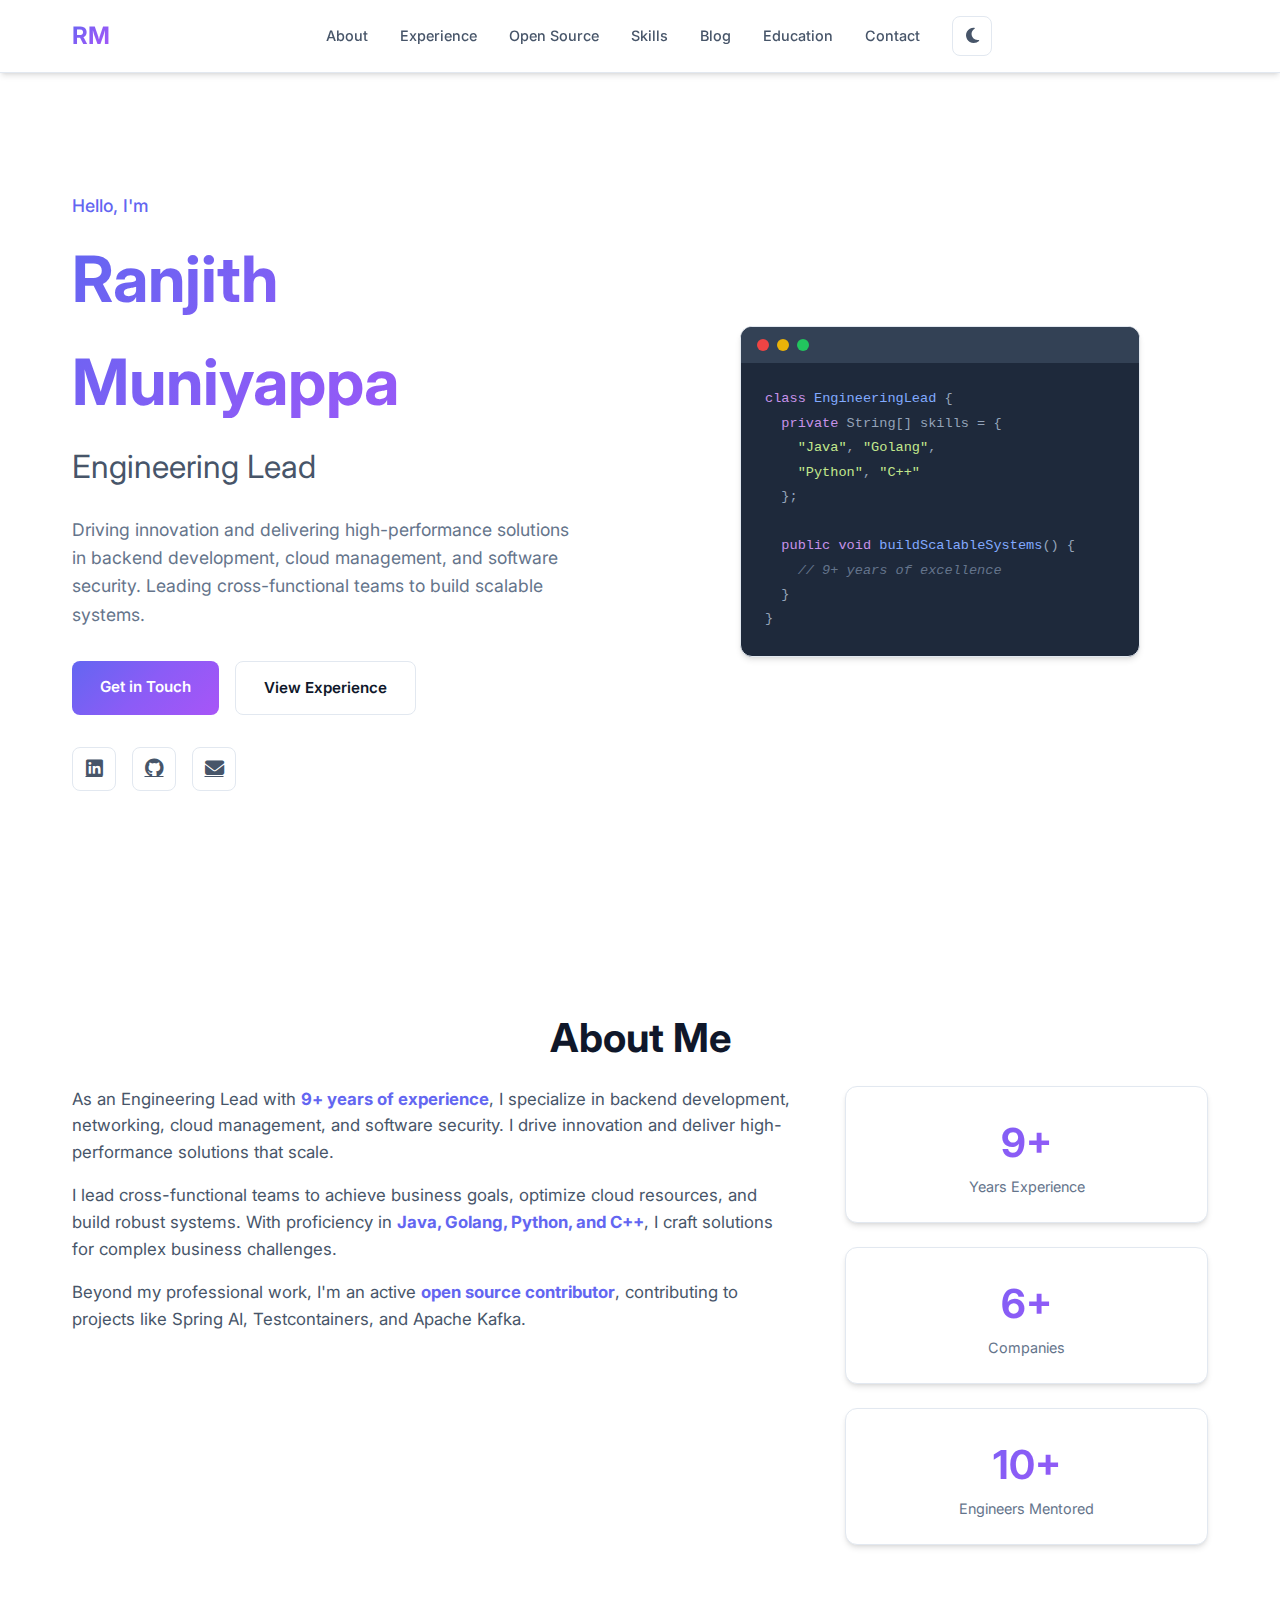
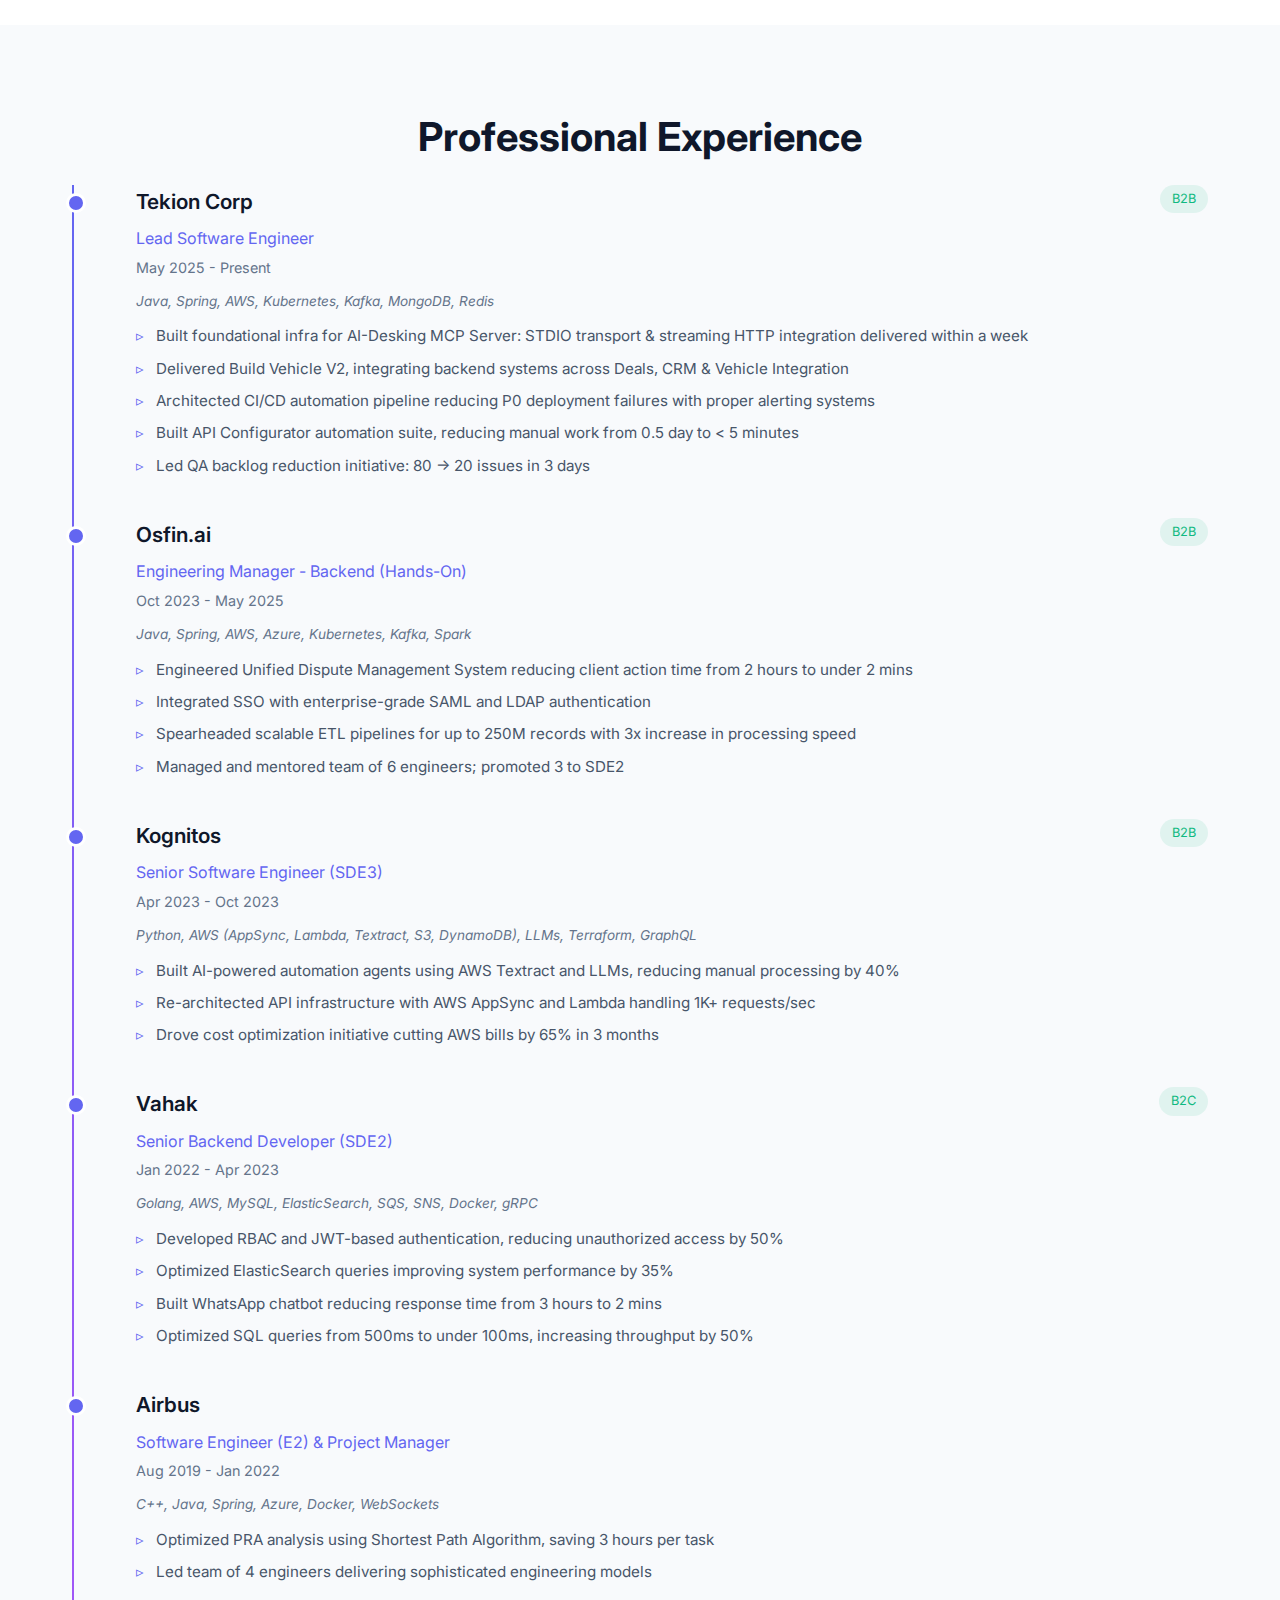
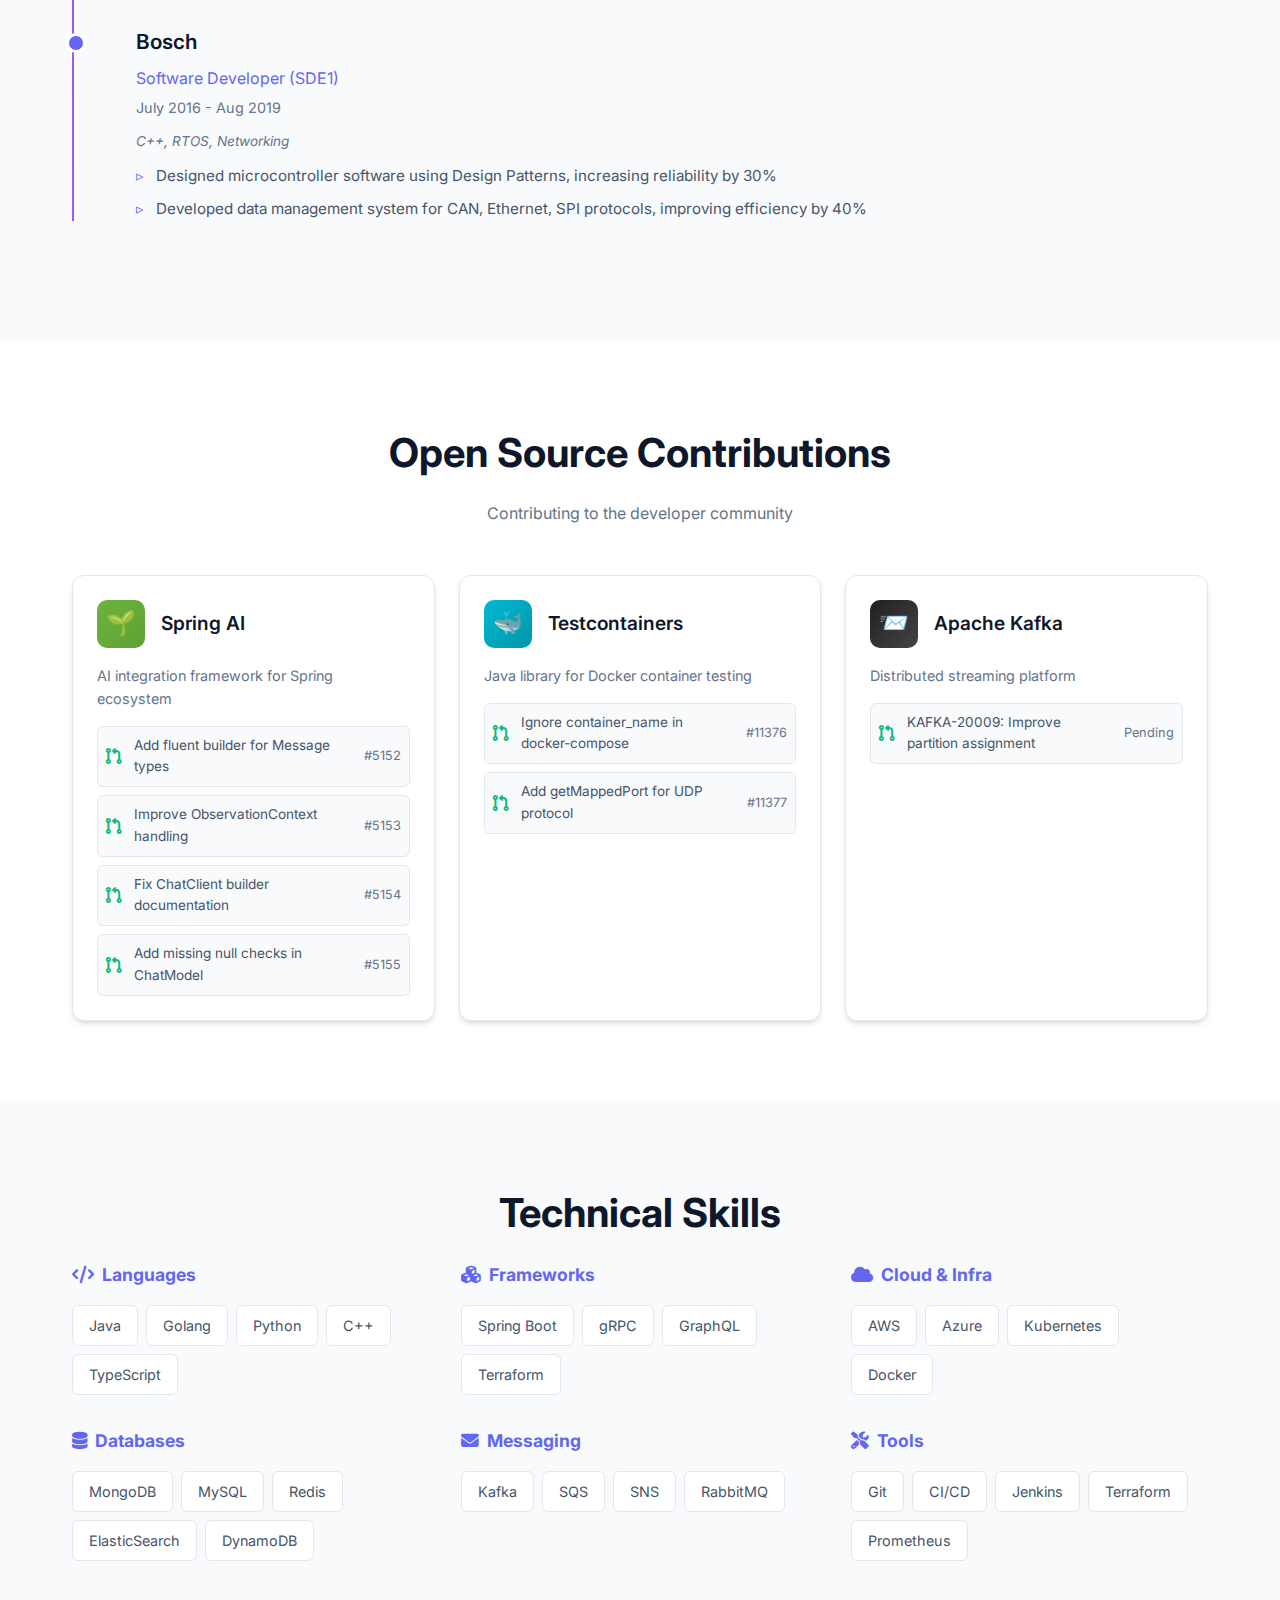
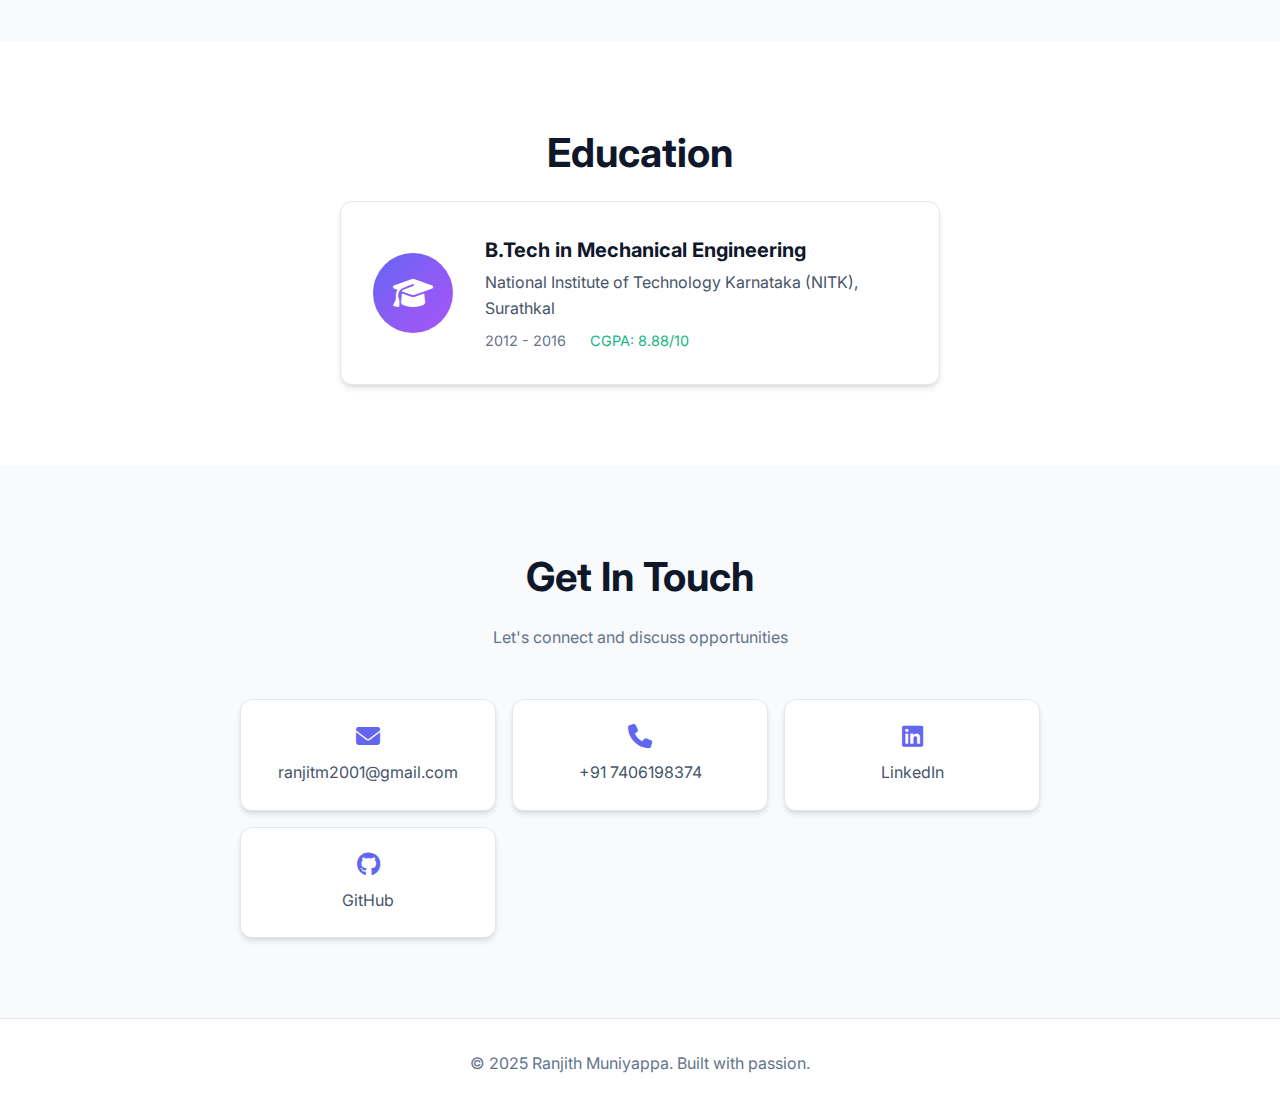
<file: index.html>
<\!DOCTYPE html>
<html lang="en">
<head>
    <meta charset="UTF-8">
    <meta name="viewport" content="width=device-width, initial-scale=1.0">
    <title>Ranjith Muniyappa | Engineering Lead</title>
    <meta name="description" content="Engineering Lead with expertise in backend development, cloud, and software security. Building high-performance solutions at scale.">
    <link rel="preconnect" href="https://fonts.googleapis.com">
    <link rel="preconnect" href="https://fonts.gstatic.com" crossorigin>
    <link href="https://fonts.googleapis.com/css2?family=Inter:wght@300;400;500;600;700&display=swap" rel="stylesheet">
    <link rel="stylesheet" href="https://cdnjs.cloudflare.com/ajax/libs/font-awesome/6.5.1/css/all.min.css">
    <link rel="icon" type="image/svg+xml" href="favicon.svg">
    <link rel="stylesheet" href="styles.css">
</head>
<body>
    <nav class="navbar">
        <div class="nav-container">
            <a href="#" class="nav-logo">RM</a>
            <ul class="nav-menu">
                <li><a href="#about">About</a></li>
                <li><a href="#experience">Experience</a></li>
                <li><a href="#opensource">Open Source</a></li>
                <li><a href="#skills">Skills</a></li>
                <li><a href="blogs.html">Blog</a></li>
                <li><a href="#education">Education</a></li>
                <li><a href="#contact">Contact</a></li>
                <li>
                    <button class="theme-toggle" aria-label="Toggle theme">
                        <i class="fas fa-moon"></i>
                        <i class="fas fa-sun"></i>
                    </button>
                </li>
            </ul>
            <div class="nav-actions">
                <button class="theme-toggle mobile-theme" aria-label="Toggle theme">
                    <i class="fas fa-moon"></i>
                    <i class="fas fa-sun"></i>
                </button>
                <button class="nav-toggle" aria-label="Toggle menu">
                    <span></span><span></span><span></span>
                </button>
            </div>
        </div>
    </nav>

    <section class="hero" id="hero">
        <div class="hero-content">
            <p class="hero-greeting">Hello, I'm</p>
            <h1 class="hero-name">Ranjith Muniyappa</h1>
            <h2 class="hero-title">Engineering Lead</h2>
            <p class="hero-description">
                Driving innovation and delivering high-performance solutions in backend development, 
                cloud management, and software security. Leading cross-functional teams to build scalable systems.
            </p>
            <div class="hero-cta">
                <a href="#contact" class="btn btn-primary">Get in Touch</a>
                <a href="#experience" class="btn btn-secondary">View Experience</a>
            </div>
            <div class="hero-socials">
                <a href="https://linkedin.com/in/ranjitm2001" target="_blank" aria-label="LinkedIn"><i class="fab fa-linkedin"></i></a>
                <a href="https://github.com/ranjitm2001" target="_blank" aria-label="GitHub"><i class="fab fa-github"></i></a>
                <a href="mailto:ranjitm2001@gmail.com" aria-label="Email"><i class="fas fa-envelope"></i></a>
            </div>
        </div>
        <div class="hero-visual">
            <div class="code-block">
                <div class="code-header"><span class="dot red"></span><span class="dot yellow"></span><span class="dot green"></span></div>
                <pre><code><span class="keyword">class</span> <span class="class">EngineeringLead</span> {
  <span class="keyword">private</span> String[] skills = {
    <span class="string">"Java"</span>, <span class="string">"Golang"</span>, 
    <span class="string">"Python"</span>, <span class="string">"C++"</span>
  };
  
  <span class="keyword">public void</span> <span class="method">buildScalableSystems</span>() {
    <span class="comment">// 9+ years of excellence</span>
  }
}</code></pre>
            </div>
        </div>
    </section>

    <section class="section" id="about">
        <div class="container">
            <h2 class="section-title">About Me</h2>
            <div class="about-content">
                <div class="about-text">
                    <p>
                        As an Engineering Lead with <strong>9+ years of experience</strong>, I specialize in backend development, 
                        networking, cloud management, and software security. I drive innovation and deliver high-performance 
                        solutions that scale.
                    </p>
                    <p>
                        I lead cross-functional teams to achieve business goals, optimize cloud resources, and build 
                        robust systems. With proficiency in <strong>Java, Golang, Python, and C++</strong>, I craft 
                        solutions for complex business challenges.
                    </p>
                    <p>
                        Beyond my professional work, I'm an active <strong>open source contributor</strong>, contributing to 
                        projects like Spring AI, Testcontainers, and Apache Kafka.
                    </p>
                </div>
                <div class="about-stats">
                    <div class="stat"><span class="stat-number">9+</span><span class="stat-label">Years Experience</span></div>
                    <div class="stat"><span class="stat-number">6+</span><span class="stat-label">Companies</span></div>
                    <div class="stat"><span class="stat-number">10+</span><span class="stat-label">Engineers Mentored</span></div>
                </div>
            </div>
        </div>
    </section>

    <section class="section section-alt" id="experience">
        <div class="container">
            <h2 class="section-title">Professional Experience</h2>
            <div class="timeline" id="experience-timeline"></div>
        </div>
    </section>

    <section class="section" id="opensource">
        <div class="container">
            <h2 class="section-title">Open Source Contributions</h2>
            <p class="section-subtitle">Contributing to the developer community</p>
            <div class="oss-grid" id="oss-contributions"></div>
        </div>
    </section>

    <section class="section section-alt" id="skills">
        <div class="container">
            <h2 class="section-title">Technical Skills</h2>
            <div class="skills-container" id="skills-container"></div>
        </div>
    </section>

    <section class="section" id="education">
        <div class="container">
            <h2 class="section-title">Education</h2>
            <div class="education-card">
                <div class="education-icon"><i class="fas fa-graduation-cap"></i></div>
                <div class="education-content">
                    <h3>B.Tech in Mechanical Engineering</h3>
                    <p class="education-school">National Institute of Technology Karnataka (NITK), Surathkal</p>
                    <p class="education-details"><span class="education-year">2012 - 2016</span><span class="education-gpa">CGPA: 8.88/10</span></p>
                </div>
            </div>
        </div>
    </section>

    <section class="section section-alt" id="contact">
        <div class="container">
            <h2 class="section-title">Get In Touch</h2>
            <p class="section-subtitle">Let's connect and discuss opportunities</p>
            <div class="contact-grid">
                <a href="mailto:ranjitm2001@gmail.com" class="contact-card">
                    <i class="fas fa-envelope"></i><span>ranjitm2001@gmail.com</span>
                </a>
                <a href="tel:+917406198374" class="contact-card">
                    <i class="fas fa-phone"></i><span>+91 7406198374</span>
                </a>
                <a href="https://linkedin.com/in/ranjitm2001" target="_blank" class="contact-card">
                    <i class="fab fa-linkedin"></i><span>LinkedIn</span>
                </a>
                <a href="https://github.com/ranjitm2001" target="_blank" class="contact-card">
                    <i class="fab fa-github"></i><span>GitHub</span>
                </a>
            </div>
        </div>
    </section>

    <footer class="footer">
        <div class="container">
            <p>&copy; 2025 Ranjith Muniyappa. Built with passion.</p>
        </div>
    </footer>

    <script src="script.js"></script>
</body>
</html>
</file>
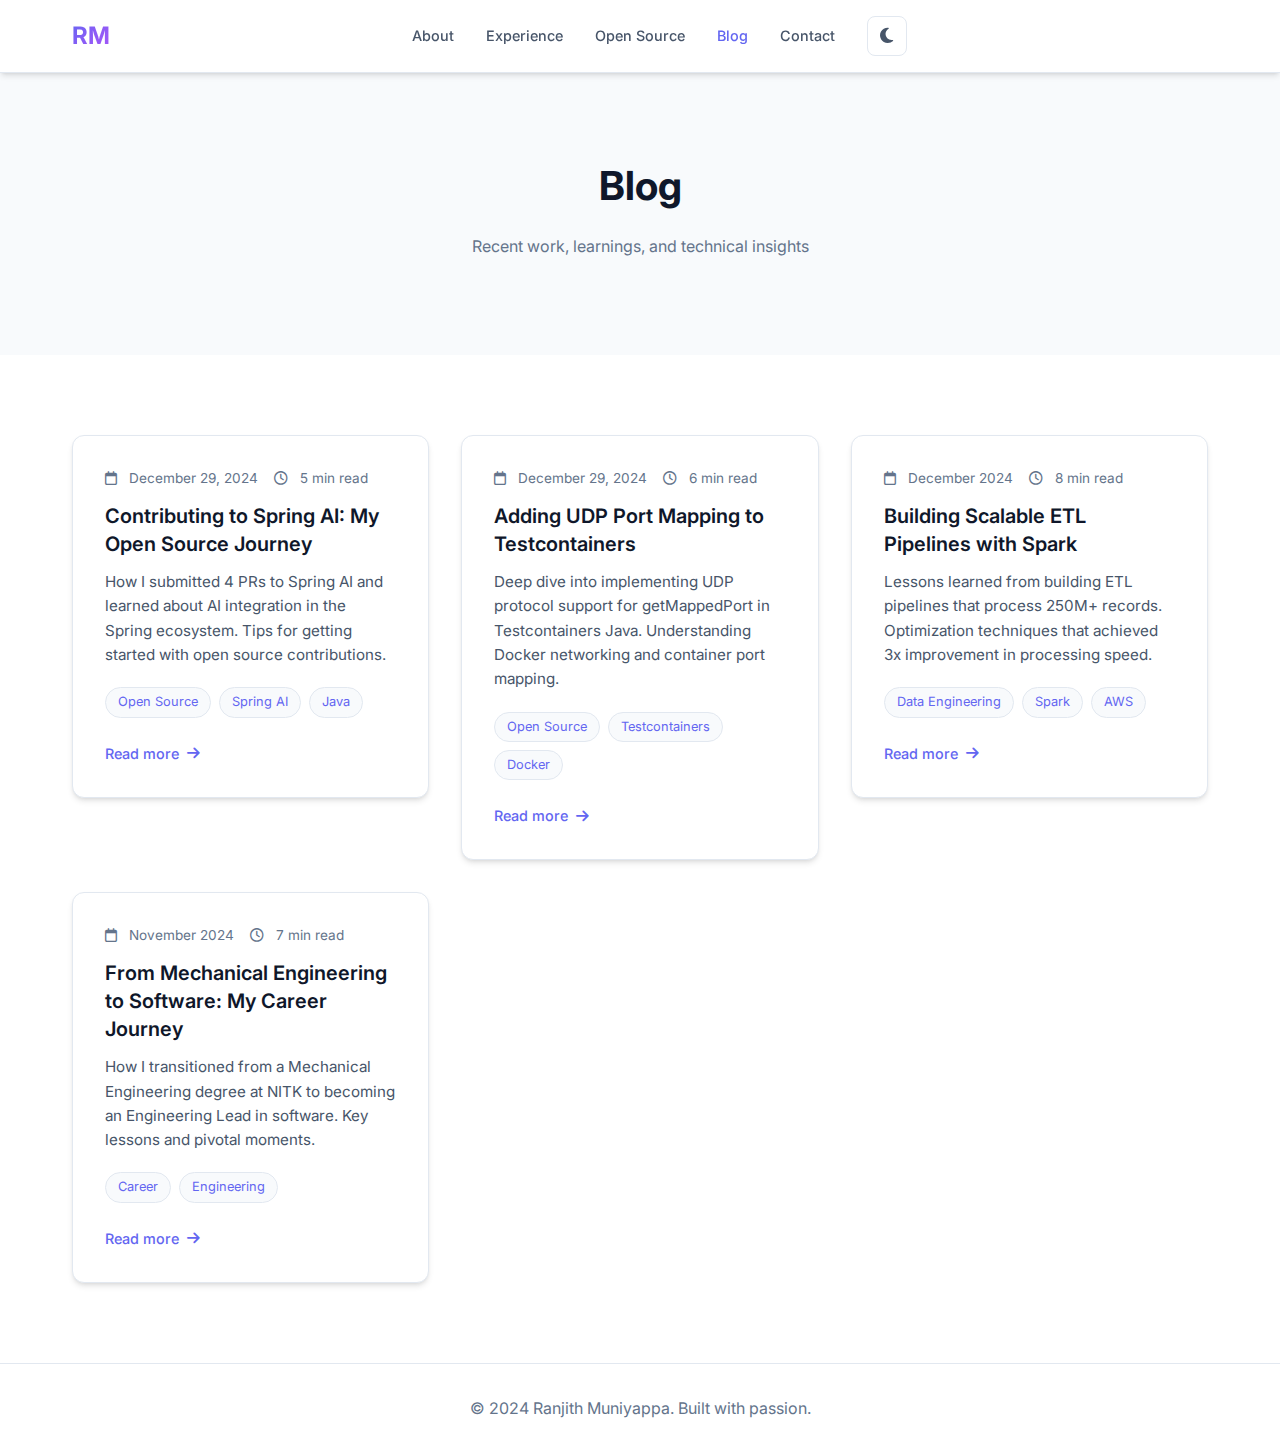
<file: blogs.html>
<\!DOCTYPE html>
<html lang="en">
<head>
    <meta charset="UTF-8">
    <meta name="viewport" content="width=device-width, initial-scale=1.0">
    <title>Blog | Ranjith Muniyappa</title>
    <meta name="description" content="Technical blogs, learnings, and insights from Ranjith Muniyappa - Engineering Lead">
    <link rel="preconnect" href="https://fonts.googleapis.com">
    <link rel="preconnect" href="https://fonts.gstatic.com" crossorigin>
    <link href="https://fonts.googleapis.com/css2?family=Inter:wght@300;400;500;600;700&display=swap" rel="stylesheet">
    <link rel="stylesheet" href="https://cdnjs.cloudflare.com/ajax/libs/font-awesome/6.5.1/css/all.min.css">
    <link rel="stylesheet" href="styles.css">
</head>
<body>
    <nav class="navbar">
        <div class="nav-container">
            <a href="index.html" class="nav-logo">RM</a>
            <ul class="nav-menu">
                <li><a href="index.html#about">About</a></li>
                <li><a href="index.html#experience">Experience</a></li>
                <li><a href="index.html#opensource">Open Source</a></li>
                <li><a href="blogs.html" class="active">Blog</a></li>
                <li><a href="index.html#contact">Contact</a></li>
                <li>
                    <button class="theme-toggle" aria-label="Toggle theme">
                        <i class="fas fa-moon"></i>
                        <i class="fas fa-sun"></i>
                    </button>
                </li>
            </ul>
            <div class="nav-actions">
                <button class="theme-toggle mobile-theme" aria-label="Toggle theme">
                    <i class="fas fa-moon"></i>
                    <i class="fas fa-sun"></i>
                </button>
                <button class="nav-toggle" aria-label="Toggle menu">
                    <span></span><span></span><span></span>
                </button>
            </div>
        </div>
    </nav>

    <section class="blog-hero">
        <div class="container">
            <h1 class="section-title">Blog</h1>
            <p class="section-subtitle">Recent work, learnings, and technical insights</p>
        </div>
    </section>

    <section class="section">
        <div class="container">
            <div class="blog-grid" id="blog-posts"></div>
        </div>
    </section>

    <footer class="footer">
        <div class="container">
            <p>&copy; 2024 Ranjith Muniyappa. Built with passion.</p>
        </div>
    </footer>

    <script>
    // Theme Toggle
    function initTheme() {
        const savedTheme = localStorage.getItem('theme') || 'light';
        document.documentElement.setAttribute('data-theme', savedTheme);
    }
    function toggleTheme() {
        const currentTheme = document.documentElement.getAttribute('data-theme');
        const newTheme = currentTheme === 'dark' ? 'light' : 'dark';
        document.documentElement.setAttribute('data-theme', newTheme);
        localStorage.setItem('theme', newTheme);
    }
    initTheme();

    // Blog Posts Data
    const blogPosts = [
        {
            title: "Contributing to Spring AI: My Open Source Journey",
            date: "December 29, 2024",
            readTime: "5 min read",
            tags: ["Open Source", "Spring AI", "Java"],
            excerpt: "How I submitted 4 PRs to Spring AI and learned about AI integration in the Spring ecosystem. Tips for getting started with open source contributions.",
            url: "blog/spring-ai-contributions.html"
        },
        {
            title: "Adding UDP Port Mapping to Testcontainers",
            date: "December 29, 2024",
            readTime: "6 min read",
            tags: ["Open Source", "Testcontainers", "Docker"],
            excerpt: "Deep dive into implementing UDP protocol support for getMappedPort in Testcontainers Java. Understanding Docker networking and container port mapping.",
            url: "blog/testcontainers-udp-support.html"
        },
        {
            title: "Building Scalable ETL Pipelines with Spark",
            date: "December 2024",
            readTime: "8 min read",
            tags: ["Data Engineering", "Spark", "AWS"],
            excerpt: "Lessons learned from building ETL pipelines that process 250M+ records. Optimization techniques that achieved 3x improvement in processing speed.",
            url: "blog/scalable-etl-pipelines.html"
        },
        {
            title: "From Mechanical Engineering to Software: My Career Journey",
            date: "November 2024",
            readTime: "7 min read",
            tags: ["Career", "Engineering"],
            excerpt: "How I transitioned from a Mechanical Engineering degree at NITK to becoming an Engineering Lead in software. Key lessons and pivotal moments.",
            url: "blog/career-journey.html"
        }
    ];

    // Render Blog Posts
    function renderBlogPosts() {
        const container = document.getElementById('blog-posts');
        container.innerHTML = blogPosts.map(post => `
            <a href="${post.url}" class="blog-card-link">
                <article class="blog-card">
                    <div class="blog-card-content">
                        <div class="blog-meta">
                            <span class="blog-date"><i class="far fa-calendar"></i> ${post.date}</span>
                            <span class="blog-date"><i class="far fa-clock"></i> ${post.readTime}</span>
                        </div>
                        <h2 class="blog-title">${post.title}</h2>
                        <p class="blog-excerpt">${post.excerpt}</p>
                        <div class="blog-tags">
                            ${post.tags.map(tag => `<span class="blog-tag">${tag}</span>`).join('')}
                        </div>
                        <span class="read-more">Read more <i class="fas fa-arrow-right"></i></span>
                    </div>
                </article>
            </a>
        `).join('');
    }

    // Mobile Navigation
    document.querySelector('.nav-toggle').addEventListener('click', () => {
        document.querySelector('.nav-menu').classList.toggle('active');
    });
    document.querySelectorAll('.theme-toggle').forEach(btn => {
        btn.addEventListener('click', toggleTheme);
    });

    document.addEventListener('DOMContentLoaded', renderBlogPosts);
    </script>
</body>
</html>
</file>
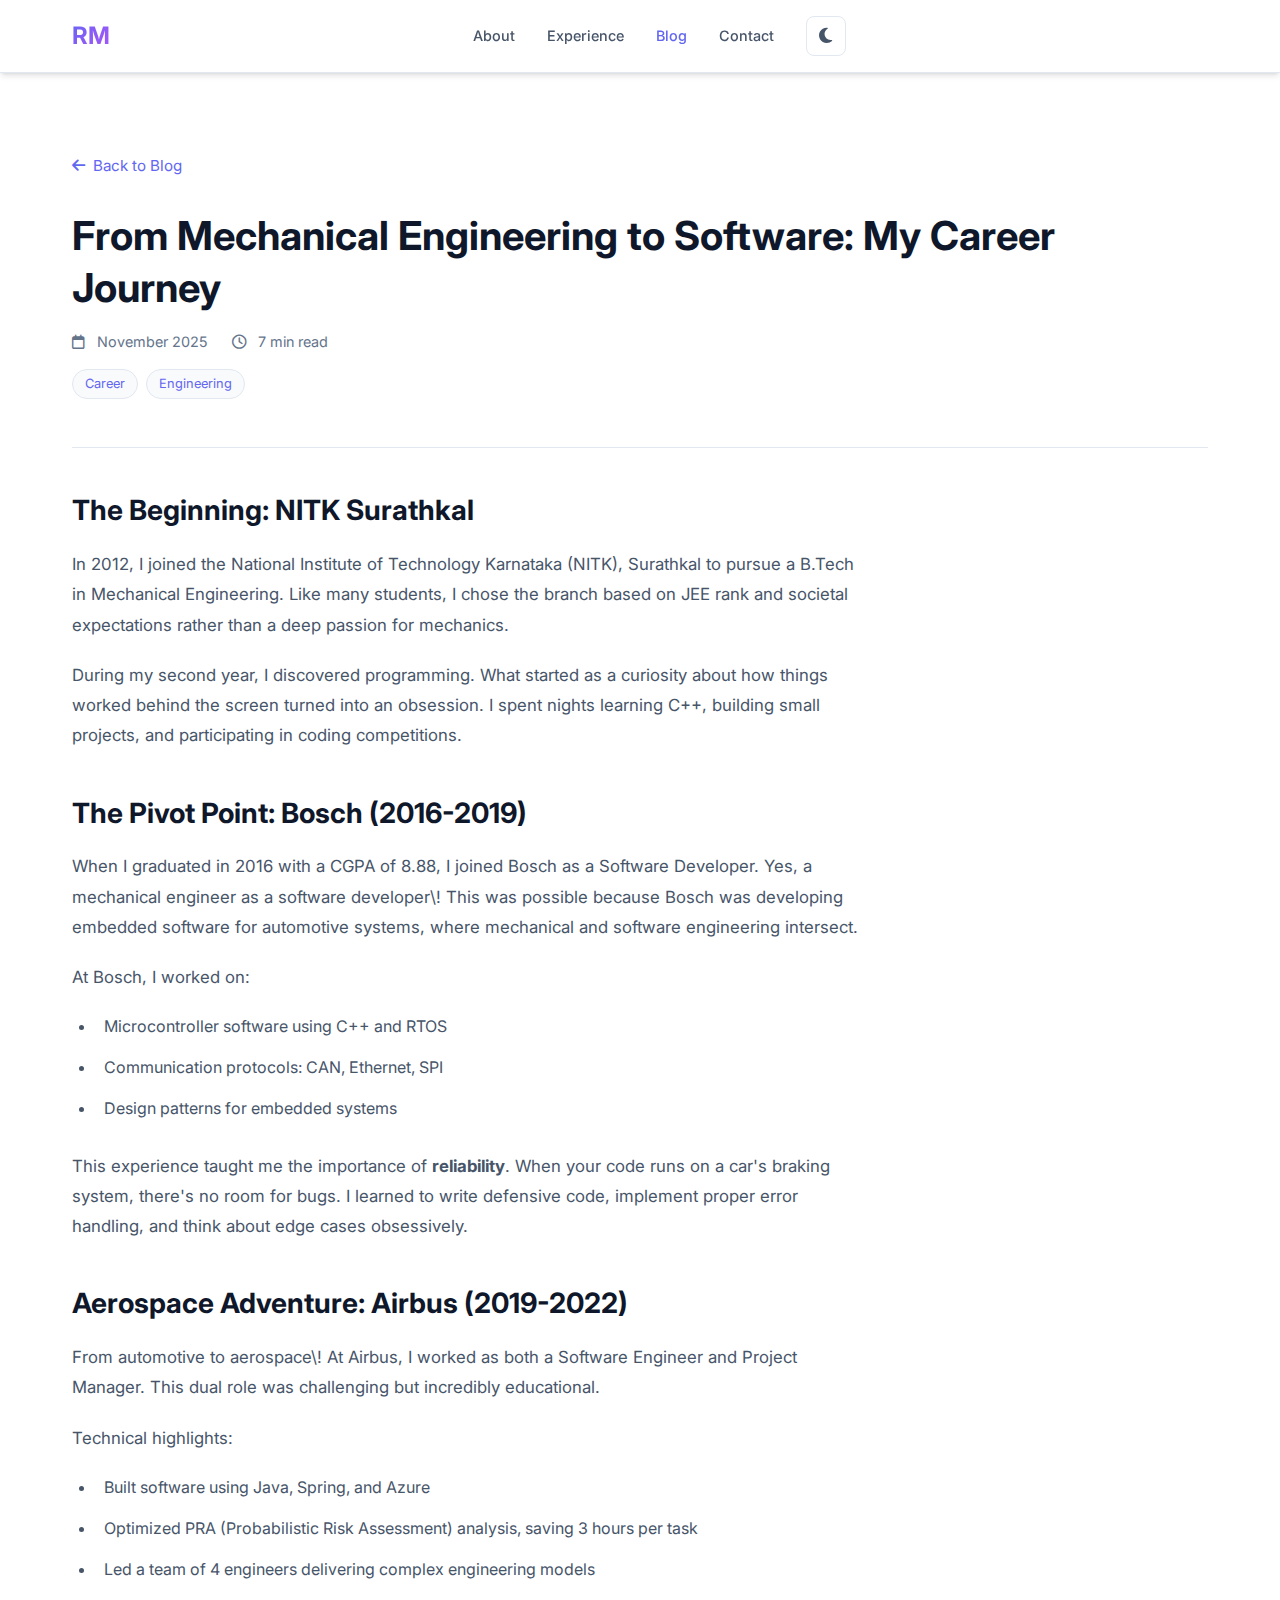
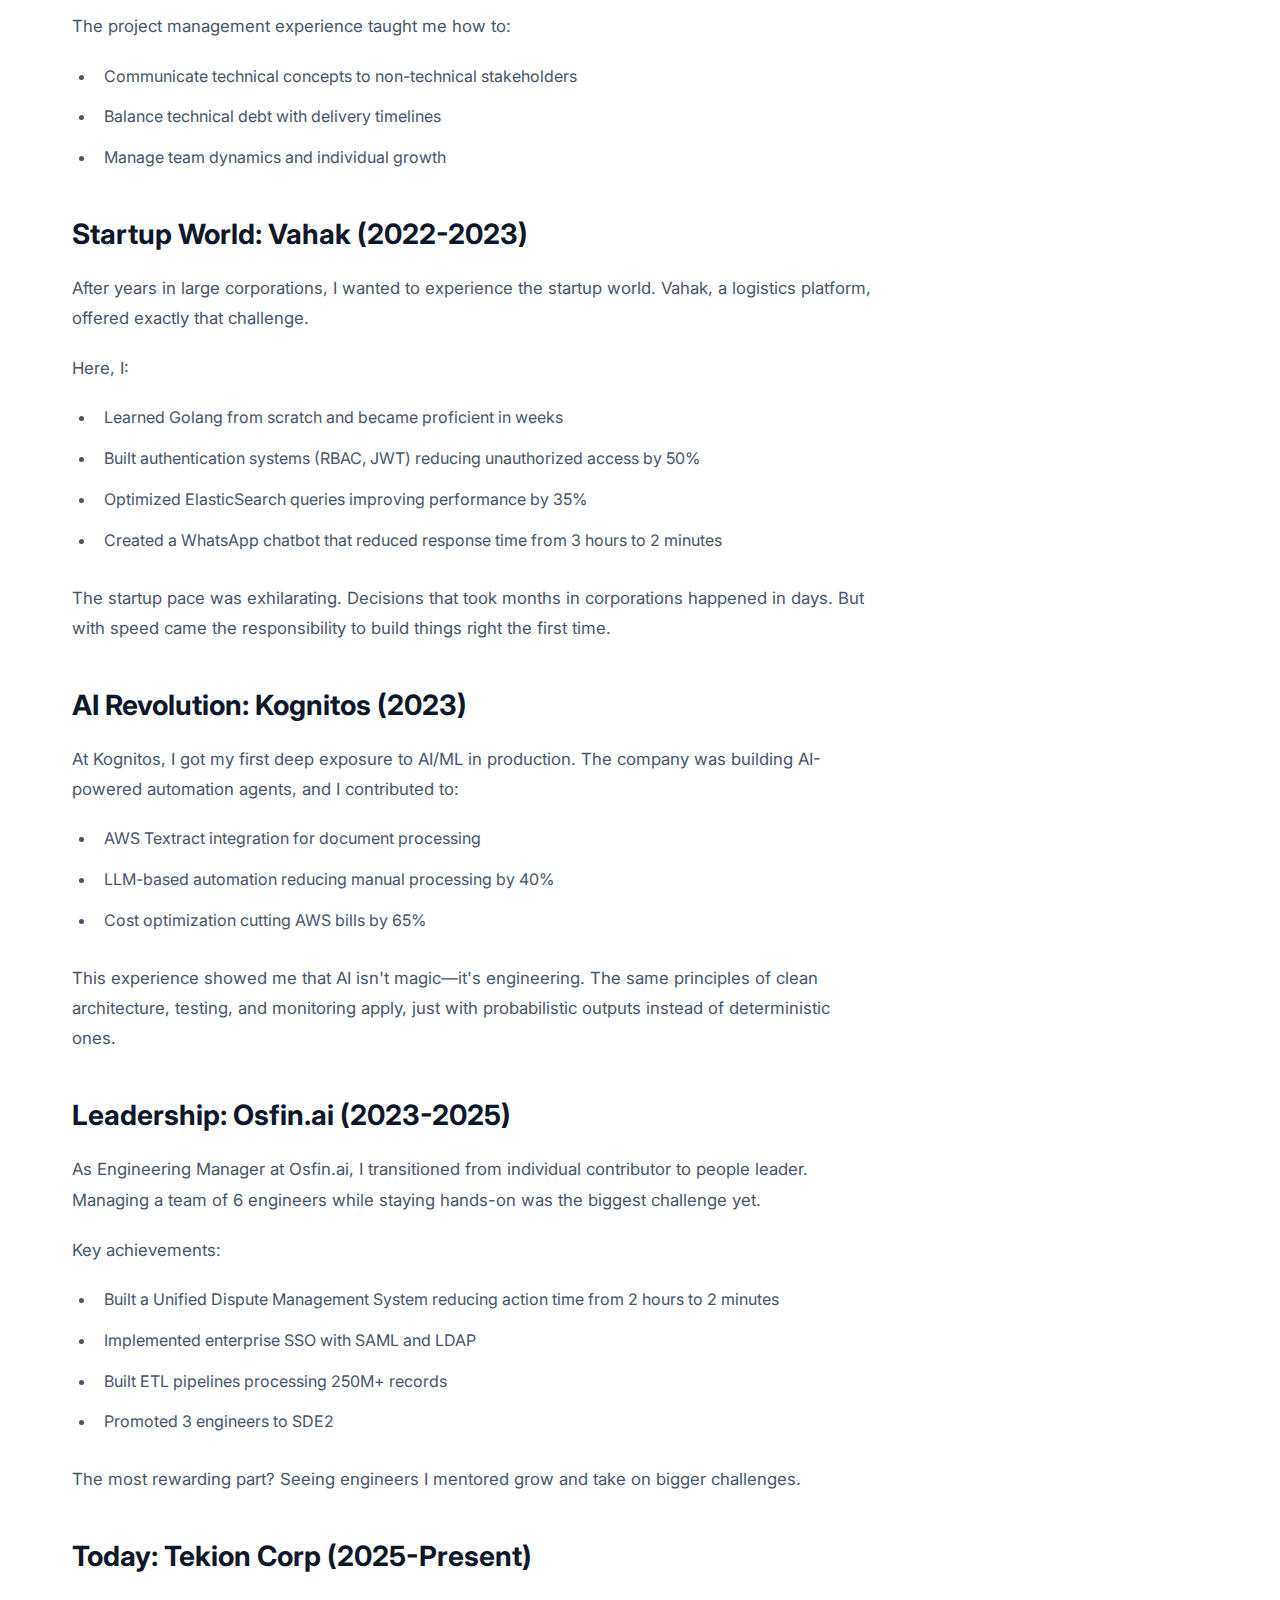
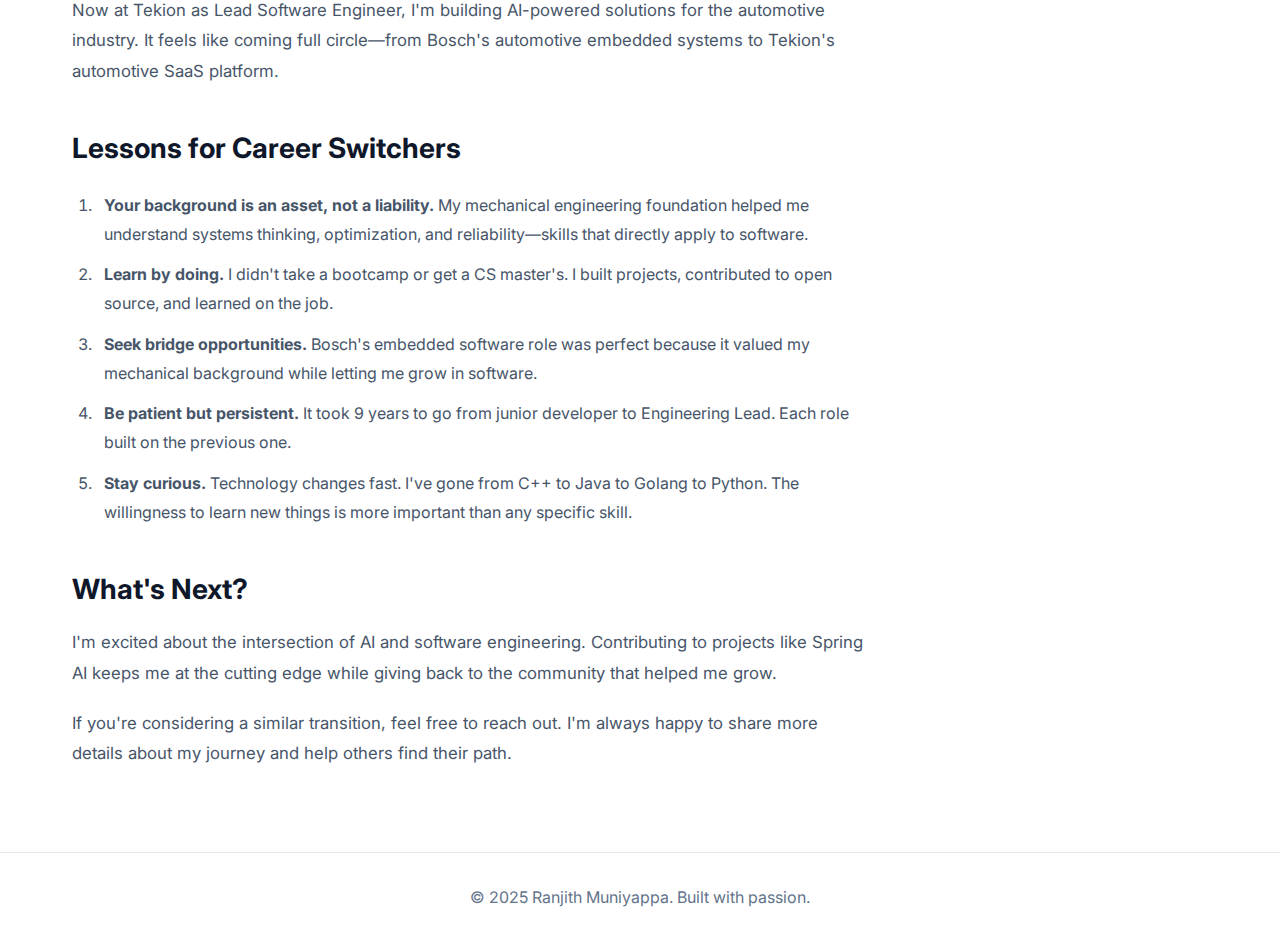
<file: blog/career-journey.html>
<\!DOCTYPE html>
<html lang="en">
<head>
    <meta charset="UTF-8">
    <meta name="viewport" content="width=device-width, initial-scale=1.0">
    <title>From Mechanical Engineering to Software | Ranjith Muniyappa</title>
    <link rel="preconnect" href="https://fonts.googleapis.com">
    <link rel="preconnect" href="https://fonts.gstatic.com" crossorigin>
    <link href="https://fonts.googleapis.com/css2?family=Inter:wght@300;400;500;600;700&display=swap" rel="stylesheet">
    <link rel="stylesheet" href="https://cdnjs.cloudflare.com/ajax/libs/font-awesome/6.5.1/css/all.min.css">
    <link rel="stylesheet" href="../styles.css">
</head>
<body>
    <nav class="navbar">
        <div class="nav-container">
            <a href="../index.html" class="nav-logo">RM</a>
            <ul class="nav-menu">
                <li><a href="../index.html#about">About</a></li>
                <li><a href="../index.html#experience">Experience</a></li>
                <li><a href="../blogs.html" class="active">Blog</a></li>
                <li><a href="../index.html#contact">Contact</a></li>
                <li>
                    <button class="theme-toggle" aria-label="Toggle theme">
                        <i class="fas fa-moon"></i>
                        <i class="fas fa-sun"></i>
                    </button>
                </li>
            </ul>
            <div class="nav-actions">
                <button class="theme-toggle mobile-theme" aria-label="Toggle theme">
                    <i class="fas fa-moon"></i>
                    <i class="fas fa-sun"></i>
                </button>
                <button class="nav-toggle" aria-label="Toggle menu">
                    <span></span><span></span><span></span>
                </button>
            </div>
        </div>
    </nav>

    <article class="blog-post">
        <div class="container">
            <a href="../blogs.html" class="back-link"><i class="fas fa-arrow-left"></i> Back to Blog</a>
            
            <header class="post-header">
                <h1>From Mechanical Engineering to Software: My Career Journey</h1>
                <div class="post-meta">
                    <span><i class="far fa-calendar"></i> November 2025</span>
                    <span><i class="far fa-clock"></i> 7 min read</span>
                </div>
                <div class="blog-tags">
                    <span class="blog-tag">Career</span>
                    <span class="blog-tag">Engineering</span>
                </div>
            </header>

            <div class="post-content">
                <h2>The Beginning: NITK Surathkal</h2>
                <p>
                    In 2012, I joined the National Institute of Technology Karnataka (NITK), Surathkal to pursue a 
                    B.Tech in Mechanical Engineering. Like many students, I chose the branch based on JEE rank and 
                    societal expectations rather than a deep passion for mechanics.
                </p>
                <p>
                    During my second year, I discovered programming. What started as a curiosity about how things 
                    worked behind the screen turned into an obsession. I spent nights learning C++, building small 
                    projects, and participating in coding competitions.
                </p>

                <h2>The Pivot Point: Bosch (2016-2019)</h2>
                <p>
                    When I graduated in 2016 with a CGPA of 8.88, I joined Bosch as a Software Developer. Yes, a 
                    mechanical engineer as a software developer\! This was possible because Bosch was developing 
                    embedded software for automotive systems, where mechanical and software engineering intersect.
                </p>
                <p>
                    At Bosch, I worked on:
                </p>
                <ul>
                    <li>Microcontroller software using C++ and RTOS</li>
                    <li>Communication protocols: CAN, Ethernet, SPI</li>
                    <li>Design patterns for embedded systems</li>
                </ul>
                <p>
                    This experience taught me the importance of <strong>reliability</strong>. When your code runs on 
                    a car's braking system, there's no room for bugs. I learned to write defensive code, implement 
                    proper error handling, and think about edge cases obsessively.
                </p>

                <h2>Aerospace Adventure: Airbus (2019-2022)</h2>
                <p>
                    From automotive to aerospace\! At Airbus, I worked as both a Software Engineer and Project Manager. 
                    This dual role was challenging but incredibly educational.
                </p>
                <p>
                    Technical highlights:
                </p>
                <ul>
                    <li>Built software using Java, Spring, and Azure</li>
                    <li>Optimized PRA (Probabilistic Risk Assessment) analysis, saving 3 hours per task</li>
                    <li>Led a team of 4 engineers delivering complex engineering models</li>
                </ul>
                <p>
                    The project management experience taught me how to:
                </p>
                <ul>
                    <li>Communicate technical concepts to non-technical stakeholders</li>
                    <li>Balance technical debt with delivery timelines</li>
                    <li>Manage team dynamics and individual growth</li>
                </ul>

                <h2>Startup World: Vahak (2022-2023)</h2>
                <p>
                    After years in large corporations, I wanted to experience the startup world. Vahak, a logistics 
                    platform, offered exactly that challenge.
                </p>
                <p>
                    Here, I:
                </p>
                <ul>
                    <li>Learned Golang from scratch and became proficient in weeks</li>
                    <li>Built authentication systems (RBAC, JWT) reducing unauthorized access by 50%</li>
                    <li>Optimized ElasticSearch queries improving performance by 35%</li>
                    <li>Created a WhatsApp chatbot that reduced response time from 3 hours to 2 minutes</li>
                </ul>
                <p>
                    The startup pace was exhilarating. Decisions that took months in corporations happened in days. 
                    But with speed came the responsibility to build things right the first time.
                </p>

                <h2>AI Revolution: Kognitos (2023)</h2>
                <p>
                    At Kognitos, I got my first deep exposure to AI/ML in production. The company was building 
                    AI-powered automation agents, and I contributed to:
                </p>
                <ul>
                    <li>AWS Textract integration for document processing</li>
                    <li>LLM-based automation reducing manual processing by 40%</li>
                    <li>Cost optimization cutting AWS bills by 65%</li>
                </ul>
                <p>
                    This experience showed me that AI isn't magic—it's engineering. The same principles of clean 
                    architecture, testing, and monitoring apply, just with probabilistic outputs instead of 
                    deterministic ones.
                </p>

                <h2>Leadership: Osfin.ai (2023-2025)</h2>
                <p>
                    As Engineering Manager at Osfin.ai, I transitioned from individual contributor to people leader. 
                    Managing a team of 6 engineers while staying hands-on was the biggest challenge yet.
                </p>
                <p>
                    Key achievements:
                </p>
                <ul>
                    <li>Built a Unified Dispute Management System reducing action time from 2 hours to 2 minutes</li>
                    <li>Implemented enterprise SSO with SAML and LDAP</li>
                    <li>Built ETL pipelines processing 250M+ records</li>
                    <li>Promoted 3 engineers to SDE2</li>
                </ul>
                <p>
                    The most rewarding part? Seeing engineers I mentored grow and take on bigger challenges.
                </p>

                <h2>Today: Tekion Corp (2025-Present)</h2>
                <p>
                    Now at Tekion as Lead Software Engineer, I'm building AI-powered solutions for the automotive 
                    industry. It feels like coming full circle—from Bosch's automotive embedded systems to 
                    Tekion's automotive SaaS platform.
                </p>

                <h2>Lessons for Career Switchers</h2>
                <ol>
                    <li>
                        <strong>Your background is an asset, not a liability.</strong> My mechanical engineering 
                        foundation helped me understand systems thinking, optimization, and reliability—skills 
                        that directly apply to software.
                    </li>
                    <li>
                        <strong>Learn by doing.</strong> I didn't take a bootcamp or get a CS master's. I built 
                        projects, contributed to open source, and learned on the job.
                    </li>
                    <li>
                        <strong>Seek bridge opportunities.</strong> Bosch's embedded software role was perfect 
                        because it valued my mechanical background while letting me grow in software.
                    </li>
                    <li>
                        <strong>Be patient but persistent.</strong> It took 9 years to go from junior developer 
                        to Engineering Lead. Each role built on the previous one.
                    </li>
                    <li>
                        <strong>Stay curious.</strong> Technology changes fast. I've gone from C++ to Java to 
                        Golang to Python. The willingness to learn new things is more important than any specific skill.
                    </li>
                </ol>

                <h2>What's Next?</h2>
                <p>
                    I'm excited about the intersection of AI and software engineering. Contributing to projects like 
                    Spring AI keeps me at the cutting edge while giving back to the community that helped me grow.
                </p>
                <p>
                    If you're considering a similar transition, feel free to reach out. I'm always happy to share 
                    more details about my journey and help others find their path.
                </p>
            </div>
        </div>
    </article>

    <footer class="footer">
        <div class="container">
            <p>&copy; 2025 Ranjith Muniyappa. Built with passion.</p>
        </div>
    </footer>

    <script>
    function initTheme() {
        const savedTheme = localStorage.getItem('theme') || 'light';
        document.documentElement.setAttribute('data-theme', savedTheme);
    }
    function toggleTheme() {
        const currentTheme = document.documentElement.getAttribute('data-theme');
        const newTheme = currentTheme === 'dark' ? 'light' : 'dark';
        document.documentElement.setAttribute('data-theme', newTheme);
        localStorage.setItem('theme', newTheme);
    }
    initTheme();
    document.querySelector('.nav-toggle').addEventListener('click', () => {
        document.querySelector('.nav-menu').classList.toggle('active');
    });
    document.querySelectorAll('.theme-toggle').forEach(btn => {
        btn.addEventListener('click', toggleTheme);
    });
    </script>
</body>
</html>
</file>
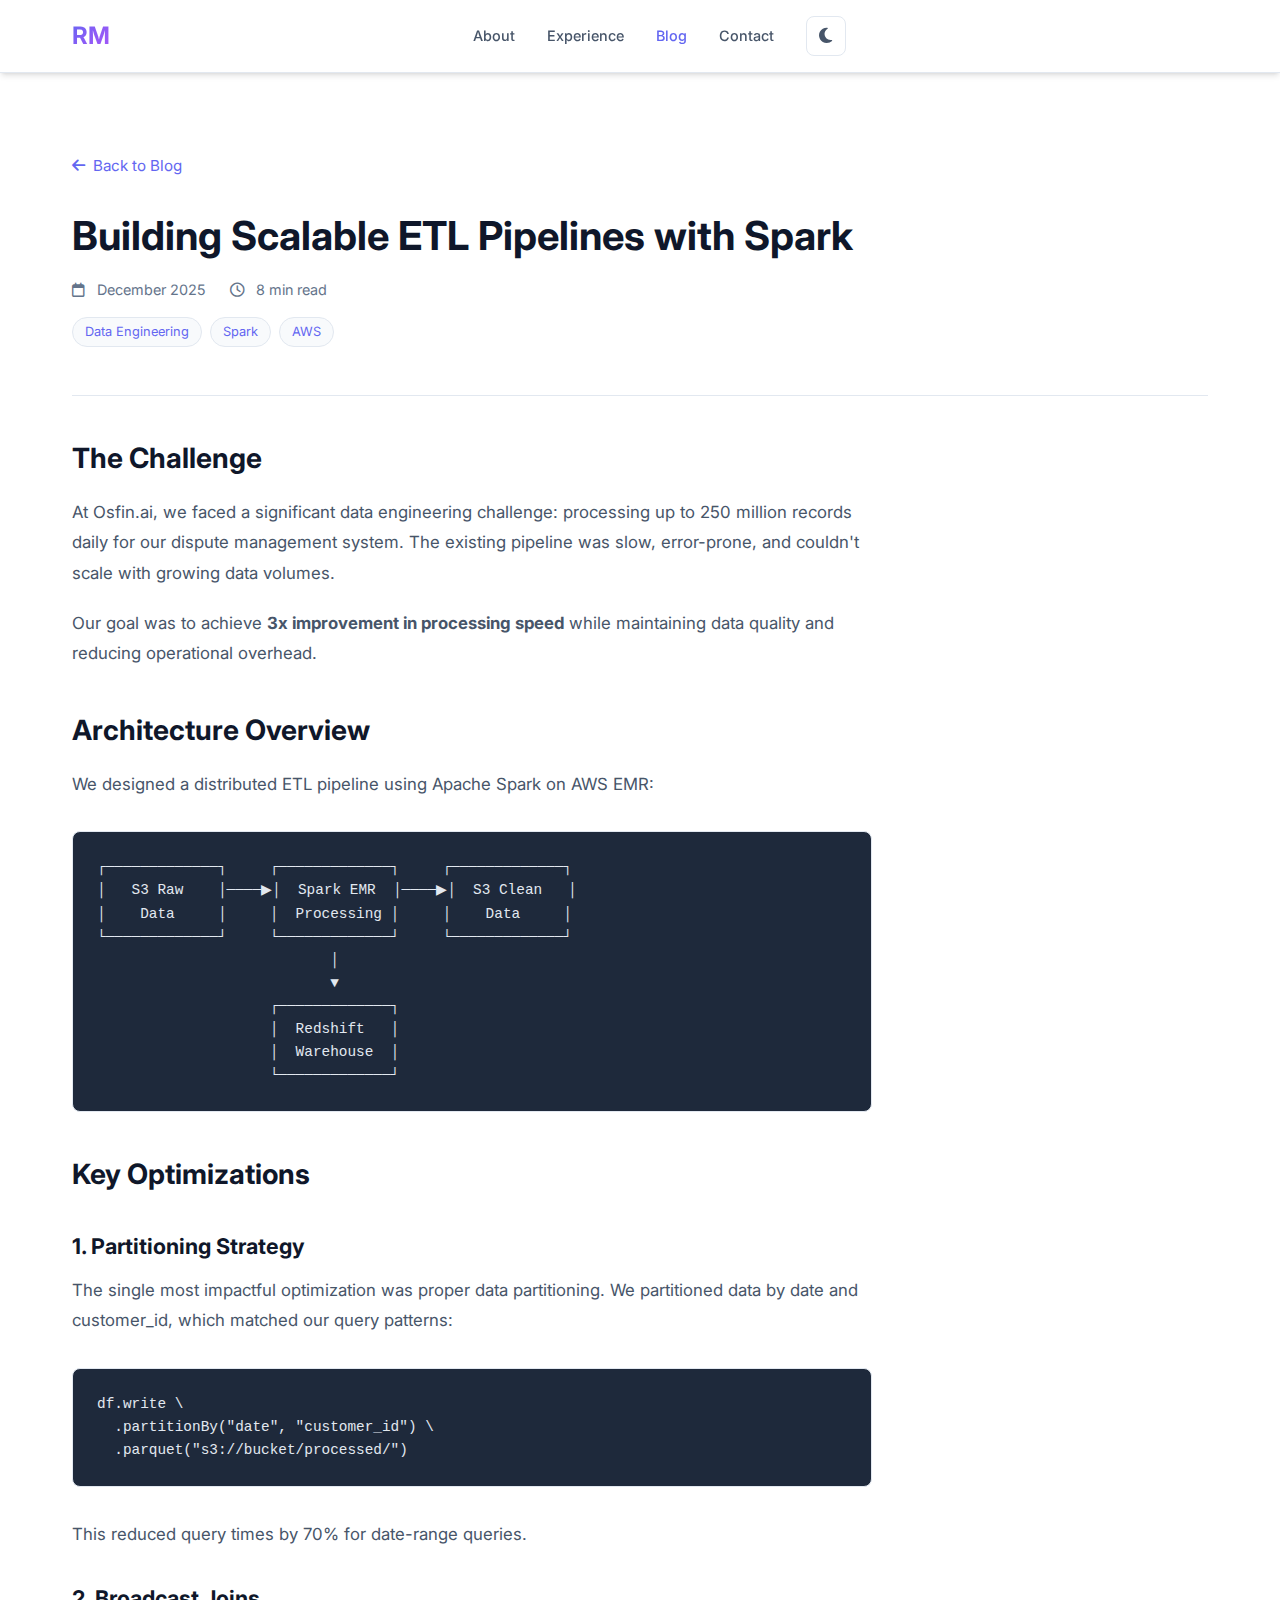
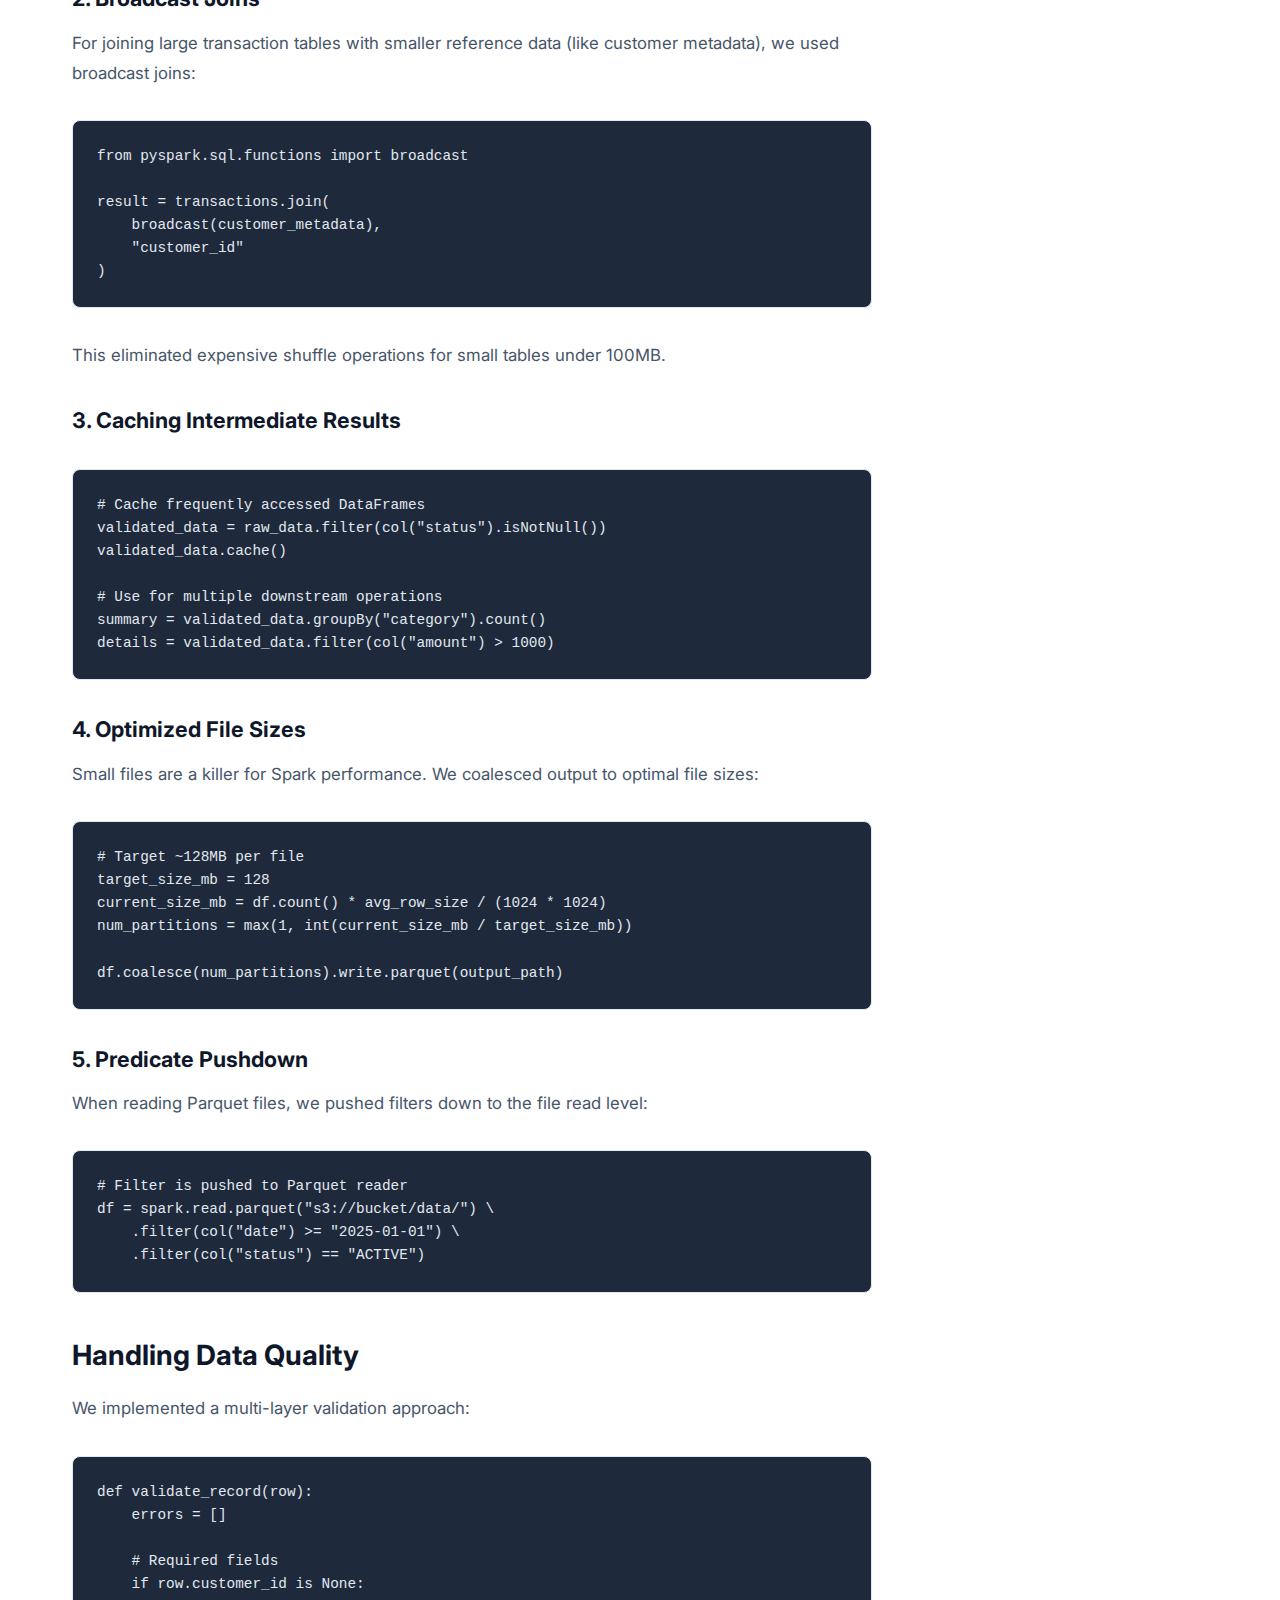
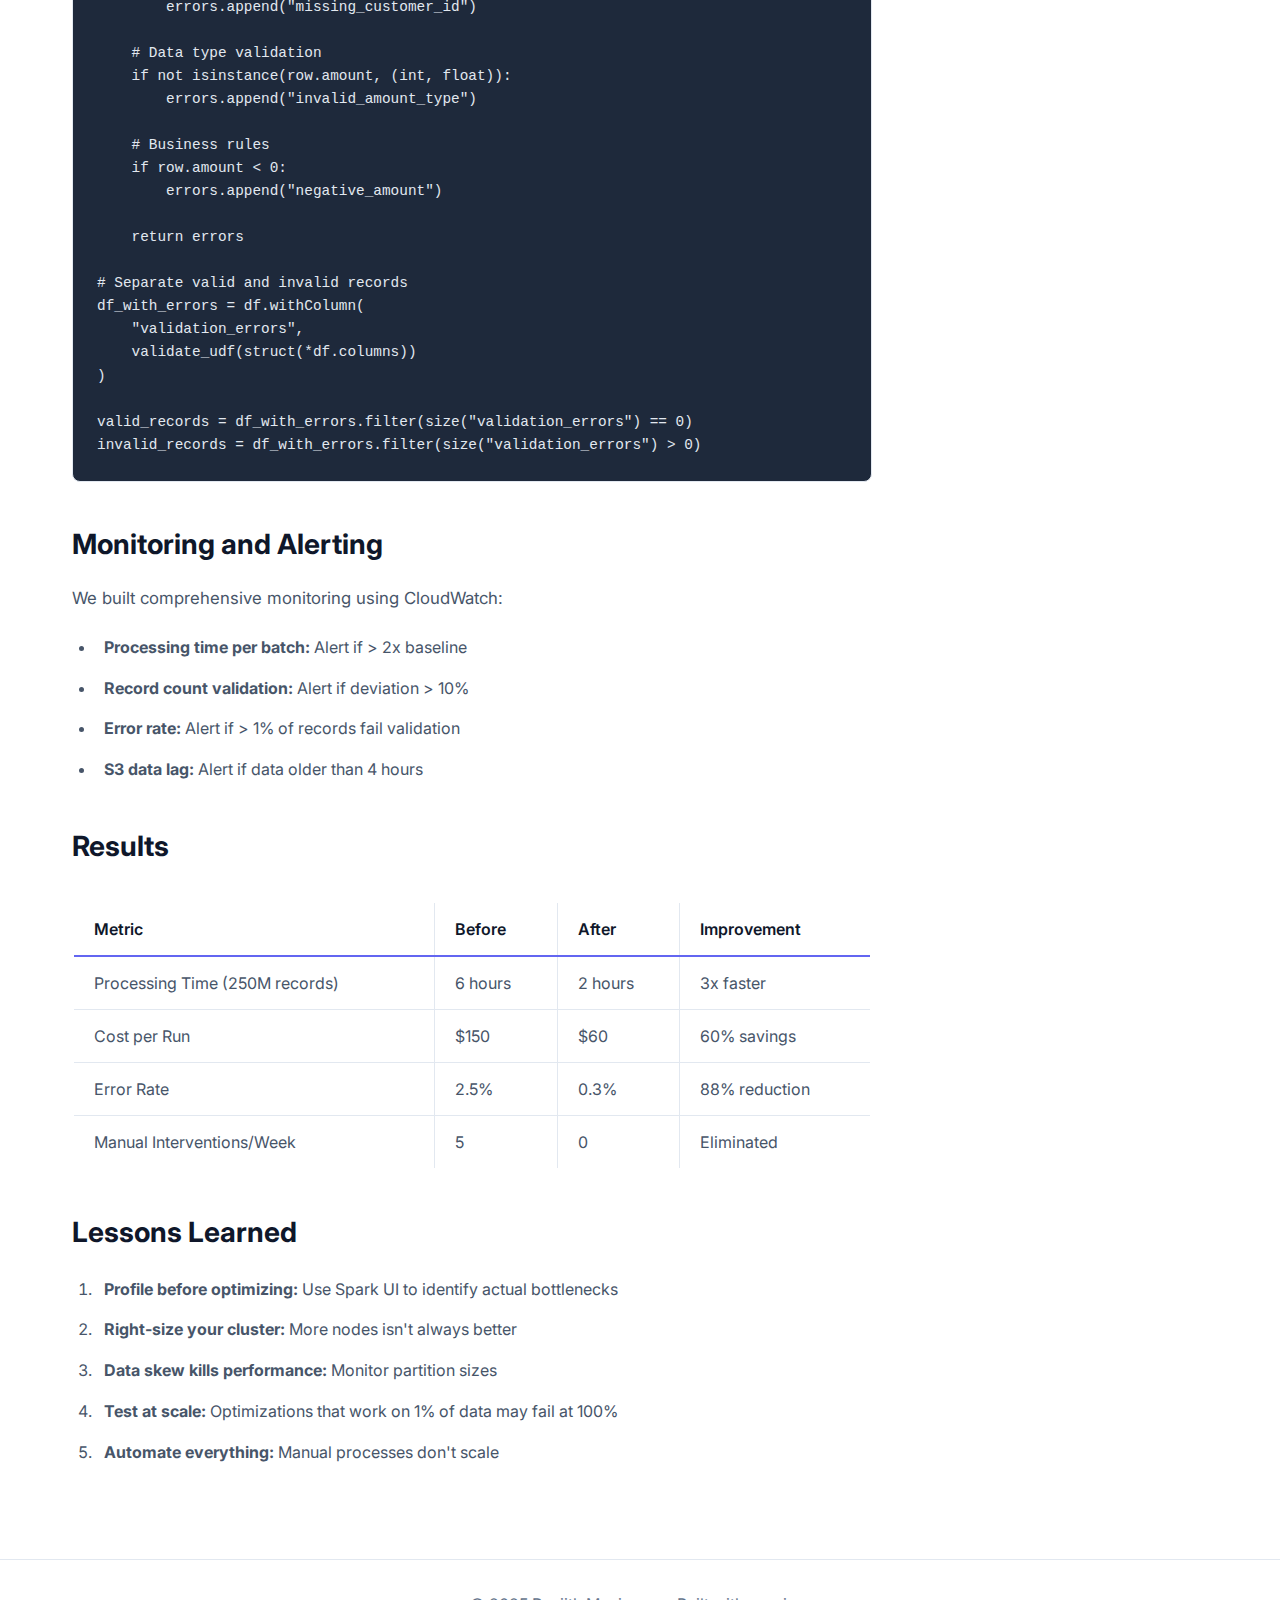
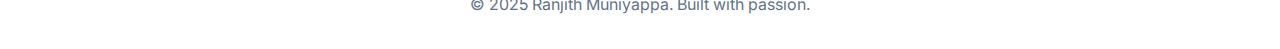
<file: blog/scalable-etl-pipelines.html>
<\!DOCTYPE html>
<html lang="en">
<head>
    <meta charset="UTF-8">
    <meta name="viewport" content="width=device-width, initial-scale=1.0">
    <title>Building Scalable ETL Pipelines with Spark | Ranjith Muniyappa</title>
    <link rel="preconnect" href="https://fonts.googleapis.com">
    <link rel="preconnect" href="https://fonts.gstatic.com" crossorigin>
    <link href="https://fonts.googleapis.com/css2?family=Inter:wght@300;400;500;600;700&display=swap" rel="stylesheet">
    <link rel="stylesheet" href="https://cdnjs.cloudflare.com/ajax/libs/font-awesome/6.5.1/css/all.min.css">
    <link rel="stylesheet" href="../styles.css">
</head>
<body>
    <nav class="navbar">
        <div class="nav-container">
            <a href="../index.html" class="nav-logo">RM</a>
            <ul class="nav-menu">
                <li><a href="../index.html#about">About</a></li>
                <li><a href="../index.html#experience">Experience</a></li>
                <li><a href="../blogs.html" class="active">Blog</a></li>
                <li><a href="../index.html#contact">Contact</a></li>
                <li>
                    <button class="theme-toggle" aria-label="Toggle theme">
                        <i class="fas fa-moon"></i>
                        <i class="fas fa-sun"></i>
                    </button>
                </li>
            </ul>
            <div class="nav-actions">
                <button class="theme-toggle mobile-theme" aria-label="Toggle theme">
                    <i class="fas fa-moon"></i>
                    <i class="fas fa-sun"></i>
                </button>
                <button class="nav-toggle" aria-label="Toggle menu">
                    <span></span><span></span><span></span>
                </button>
            </div>
        </div>
    </nav>

    <article class="blog-post">
        <div class="container">
            <a href="../blogs.html" class="back-link"><i class="fas fa-arrow-left"></i> Back to Blog</a>
            
            <header class="post-header">
                <h1>Building Scalable ETL Pipelines with Spark</h1>
                <div class="post-meta">
                    <span><i class="far fa-calendar"></i> December 2025</span>
                    <span><i class="far fa-clock"></i> 8 min read</span>
                </div>
                <div class="blog-tags">
                    <span class="blog-tag">Data Engineering</span>
                    <span class="blog-tag">Spark</span>
                    <span class="blog-tag">AWS</span>
                </div>
            </header>

            <div class="post-content">
                <h2>The Challenge</h2>
                <p>
                    At Osfin.ai, we faced a significant data engineering challenge: processing up to 250 million records 
                    daily for our dispute management system. The existing pipeline was slow, error-prone, and couldn't 
                    scale with growing data volumes.
                </p>
                <p>
                    Our goal was to achieve <strong>3x improvement in processing speed</strong> while maintaining data 
                    quality and reducing operational overhead.
                </p>

                <h2>Architecture Overview</h2>
                <p>We designed a distributed ETL pipeline using Apache Spark on AWS EMR:</p>
                <pre><code>┌─────────────┐     ┌─────────────┐     ┌─────────────┐
│   S3 Raw    │────▶│  Spark EMR  │────▶│  S3 Clean   │
│    Data     │     │  Processing │     │    Data     │
└─────────────┘     └─────────────┘     └─────────────┘
                           │
                           ▼
                    ┌─────────────┐
                    │  Redshift   │
                    │  Warehouse  │
                    └─────────────┘</code></pre>

                <h2>Key Optimizations</h2>

                <h3>1. Partitioning Strategy</h3>
                <p>
                    The single most impactful optimization was proper data partitioning. We partitioned data by date 
                    and customer_id, which matched our query patterns:
                </p>
                <pre><code>df.write \
  .partitionBy("date", "customer_id") \
  .parquet("s3://bucket/processed/")</code></pre>
                <p>This reduced query times by 70% for date-range queries.</p>

                <h3>2. Broadcast Joins</h3>
                <p>
                    For joining large transaction tables with smaller reference data (like customer metadata), 
                    we used broadcast joins:
                </p>
                <pre><code>from pyspark.sql.functions import broadcast

result = transactions.join(
    broadcast(customer_metadata),
    "customer_id"
)</code></pre>
                <p>This eliminated expensive shuffle operations for small tables under 100MB.</p>

                <h3>3. Caching Intermediate Results</h3>
                <pre><code># Cache frequently accessed DataFrames
validated_data = raw_data.filter(col("status").isNotNull())
validated_data.cache()

# Use for multiple downstream operations
summary = validated_data.groupBy("category").count()
details = validated_data.filter(col("amount") > 1000)</code></pre>

                <h3>4. Optimized File Sizes</h3>
                <p>
                    Small files are a killer for Spark performance. We coalesced output to optimal file sizes:
                </p>
                <pre><code># Target ~128MB per file
target_size_mb = 128
current_size_mb = df.count() * avg_row_size / (1024 * 1024)
num_partitions = max(1, int(current_size_mb / target_size_mb))

df.coalesce(num_partitions).write.parquet(output_path)</code></pre>

                <h3>5. Predicate Pushdown</h3>
                <p>
                    When reading Parquet files, we pushed filters down to the file read level:
                </p>
                <pre><code># Filter is pushed to Parquet reader
df = spark.read.parquet("s3://bucket/data/") \
    .filter(col("date") >= "2025-01-01") \
    .filter(col("status") == "ACTIVE")</code></pre>

                <h2>Handling Data Quality</h2>
                <p>We implemented a multi-layer validation approach:</p>
                <pre><code>def validate_record(row):
    errors = []
    
    # Required fields
    if row.customer_id is None:
        errors.append("missing_customer_id")
    
    # Data type validation
    if not isinstance(row.amount, (int, float)):
        errors.append("invalid_amount_type")
    
    # Business rules
    if row.amount < 0:
        errors.append("negative_amount")
    
    return errors

# Separate valid and invalid records
df_with_errors = df.withColumn(
    "validation_errors", 
    validate_udf(struct(*df.columns))
)

valid_records = df_with_errors.filter(size("validation_errors") == 0)
invalid_records = df_with_errors.filter(size("validation_errors") > 0)</code></pre>

                <h2>Monitoring and Alerting</h2>
                <p>We built comprehensive monitoring using CloudWatch:</p>
                <ul>
                    <li><strong>Processing time per batch:</strong> Alert if > 2x baseline</li>
                    <li><strong>Record count validation:</strong> Alert if deviation > 10%</li>
                    <li><strong>Error rate:</strong> Alert if > 1% of records fail validation</li>
                    <li><strong>S3 data lag:</strong> Alert if data older than 4 hours</li>
                </ul>

                <h2>Results</h2>
                <table>
                    <tr>
                        <th>Metric</th>
                        <th>Before</th>
                        <th>After</th>
                        <th>Improvement</th>
                    </tr>
                    <tr>
                        <td>Processing Time (250M records)</td>
                        <td>6 hours</td>
                        <td>2 hours</td>
                        <td>3x faster</td>
                    </tr>
                    <tr>
                        <td>Cost per Run</td>
                        <td>$150</td>
                        <td>$60</td>
                        <td>60% savings</td>
                    </tr>
                    <tr>
                        <td>Error Rate</td>
                        <td>2.5%</td>
                        <td>0.3%</td>
                        <td>88% reduction</td>
                    </tr>
                    <tr>
                        <td>Manual Interventions/Week</td>
                        <td>5</td>
                        <td>0</td>
                        <td>Eliminated</td>
                    </tr>
                </table>

                <h2>Lessons Learned</h2>
                <ol>
                    <li><strong>Profile before optimizing:</strong> Use Spark UI to identify actual bottlenecks</li>
                    <li><strong>Right-size your cluster:</strong> More nodes isn't always better</li>
                    <li><strong>Data skew kills performance:</strong> Monitor partition sizes</li>
                    <li><strong>Test at scale:</strong> Optimizations that work on 1% of data may fail at 100%</li>
                    <li><strong>Automate everything:</strong> Manual processes don't scale</li>
                </ol>
            </div>
        </div>
    </article>

    <footer class="footer">
        <div class="container">
            <p>&copy; 2025 Ranjith Muniyappa. Built with passion.</p>
        </div>
    </footer>

    <script>
    function initTheme() {
        const savedTheme = localStorage.getItem('theme') || 'light';
        document.documentElement.setAttribute('data-theme', savedTheme);
    }
    function toggleTheme() {
        const currentTheme = document.documentElement.getAttribute('data-theme');
        const newTheme = currentTheme === 'dark' ? 'light' : 'dark';
        document.documentElement.setAttribute('data-theme', newTheme);
        localStorage.setItem('theme', newTheme);
    }
    initTheme();
    document.querySelector('.nav-toggle').addEventListener('click', () => {
        document.querySelector('.nav-menu').classList.toggle('active');
    });
    document.querySelectorAll('.theme-toggle').forEach(btn => {
        btn.addEventListener('click', toggleTheme);
    });
    </script>
</body>
</html>
</file>
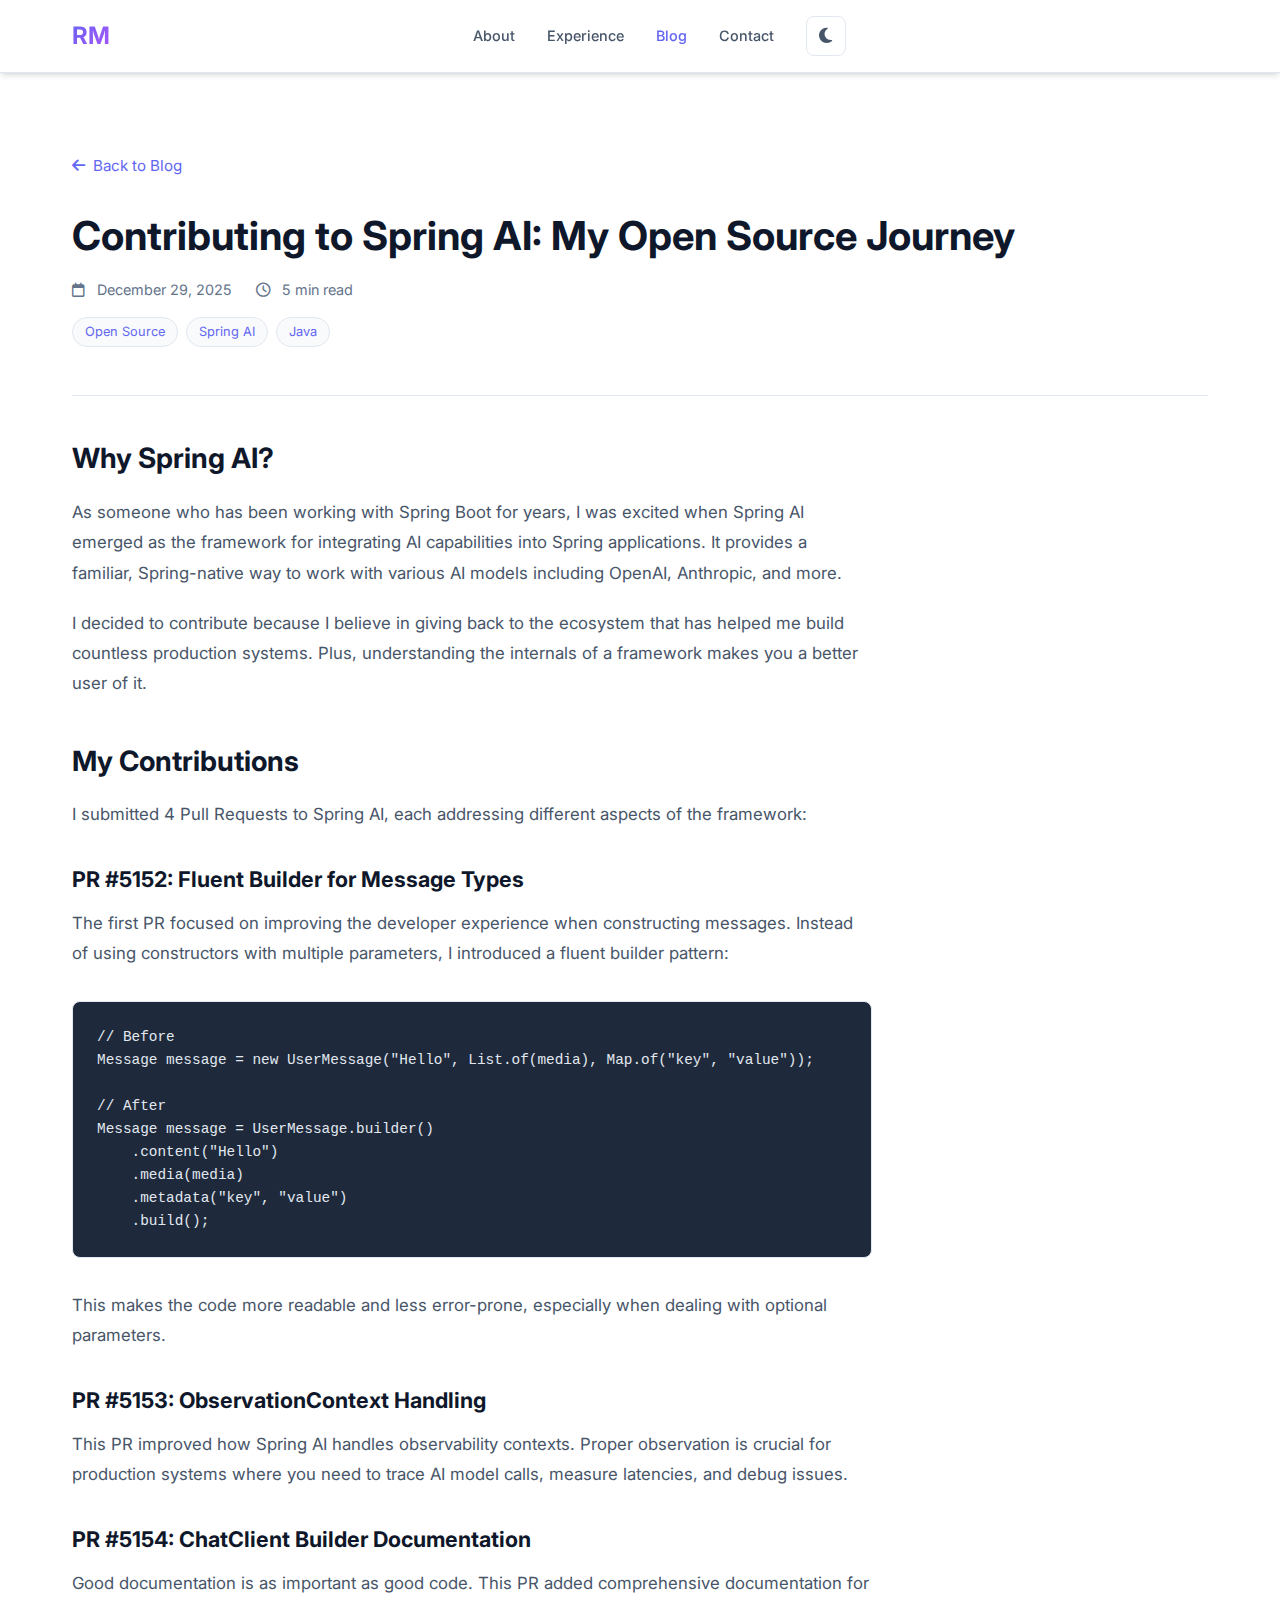
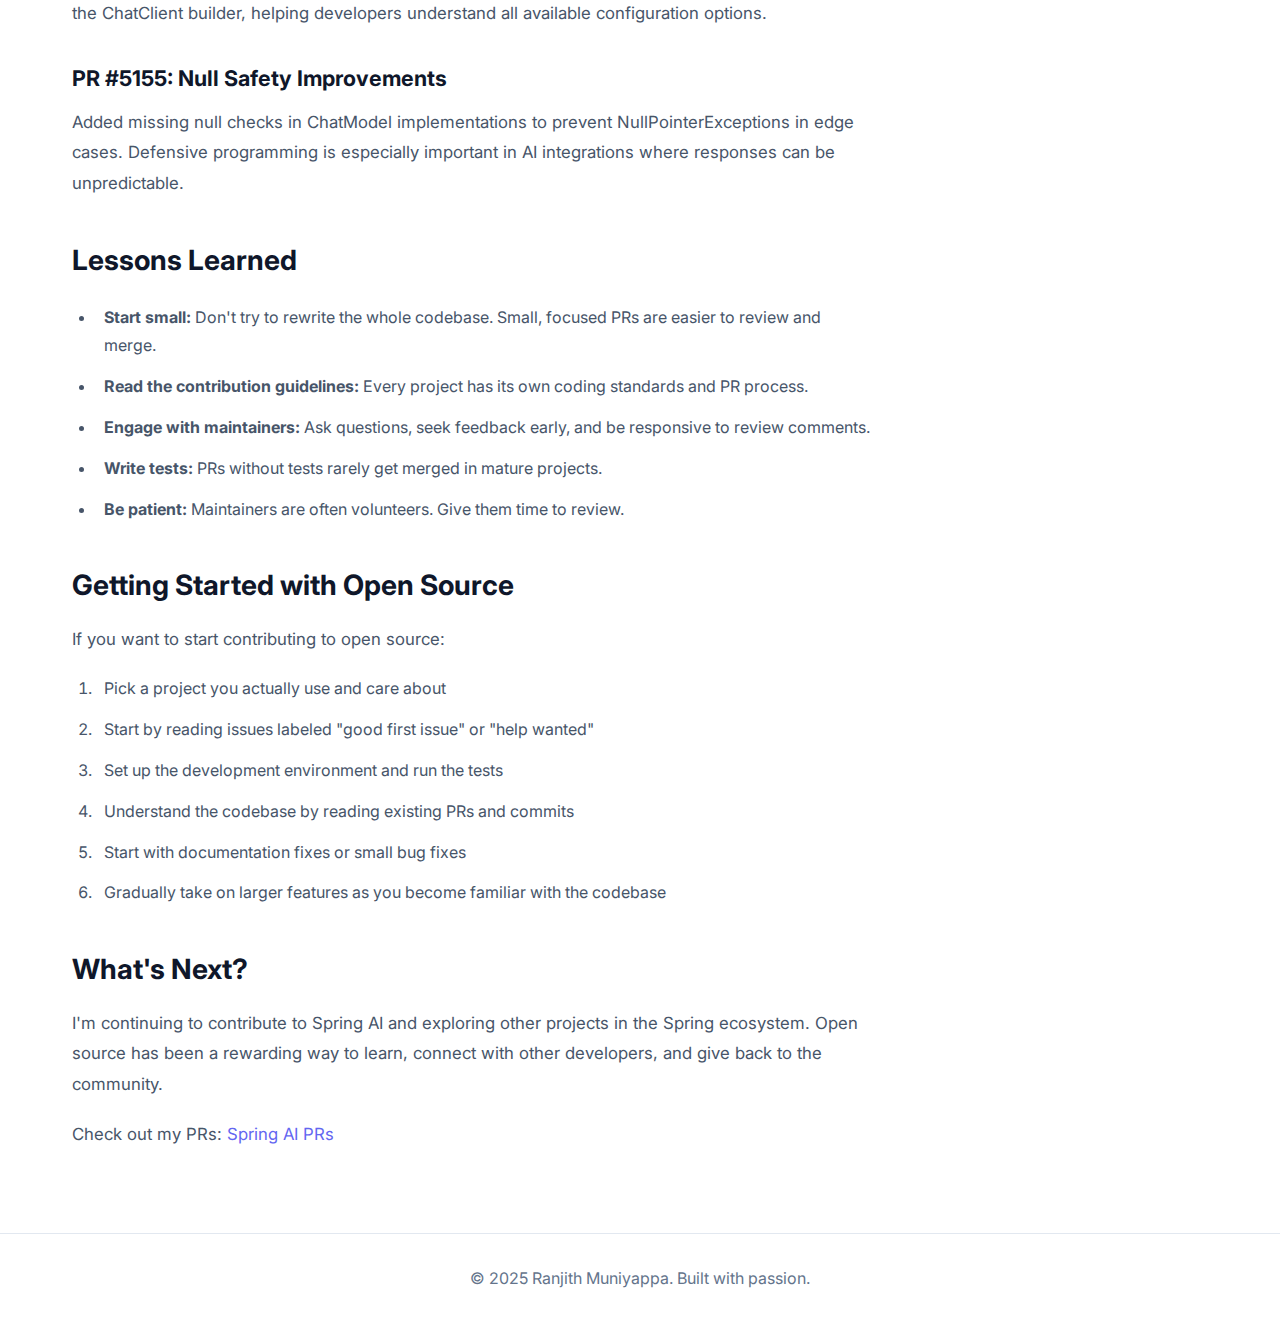
<file: blog/spring-ai-contributions.html>
<\!DOCTYPE html>
<html lang="en">
<head>
    <meta charset="UTF-8">
    <meta name="viewport" content="width=device-width, initial-scale=1.0">
    <title>Contributing to Spring AI | Ranjith Muniyappa</title>
    <link rel="preconnect" href="https://fonts.googleapis.com">
    <link rel="preconnect" href="https://fonts.gstatic.com" crossorigin>
    <link href="https://fonts.googleapis.com/css2?family=Inter:wght@300;400;500;600;700&display=swap" rel="stylesheet">
    <link rel="stylesheet" href="https://cdnjs.cloudflare.com/ajax/libs/font-awesome/6.5.1/css/all.min.css">
    <link rel="stylesheet" href="../styles.css">
</head>
<body>
    <nav class="navbar">
        <div class="nav-container">
            <a href="../index.html" class="nav-logo">RM</a>
            <ul class="nav-menu">
                <li><a href="../index.html#about">About</a></li>
                <li><a href="../index.html#experience">Experience</a></li>
                <li><a href="../blogs.html" class="active">Blog</a></li>
                <li><a href="../index.html#contact">Contact</a></li>
                <li>
                    <button class="theme-toggle" aria-label="Toggle theme">
                        <i class="fas fa-moon"></i>
                        <i class="fas fa-sun"></i>
                    </button>
                </li>
            </ul>
            <div class="nav-actions">
                <button class="theme-toggle mobile-theme" aria-label="Toggle theme">
                    <i class="fas fa-moon"></i>
                    <i class="fas fa-sun"></i>
                </button>
                <button class="nav-toggle" aria-label="Toggle menu">
                    <span></span><span></span><span></span>
                </button>
            </div>
        </div>
    </nav>

    <article class="blog-post">
        <div class="container">
            <a href="../blogs.html" class="back-link"><i class="fas fa-arrow-left"></i> Back to Blog</a>
            
            <header class="post-header">
                <h1>Contributing to Spring AI: My Open Source Journey</h1>
                <div class="post-meta">
                    <span><i class="far fa-calendar"></i> December 29, 2025</span>
                    <span><i class="far fa-clock"></i> 5 min read</span>
                </div>
                <div class="blog-tags">
                    <span class="blog-tag">Open Source</span>
                    <span class="blog-tag">Spring AI</span>
                    <span class="blog-tag">Java</span>
                </div>
            </header>

            <div class="post-content">
                <h2>Why Spring AI?</h2>
                <p>
                    As someone who has been working with Spring Boot for years, I was excited when Spring AI emerged as the framework 
                    for integrating AI capabilities into Spring applications. It provides a familiar, Spring-native way to work with 
                    various AI models including OpenAI, Anthropic, and more.
                </p>
                <p>
                    I decided to contribute because I believe in giving back to the ecosystem that has helped me build countless 
                    production systems. Plus, understanding the internals of a framework makes you a better user of it.
                </p>

                <h2>My Contributions</h2>
                <p>I submitted 4 Pull Requests to Spring AI, each addressing different aspects of the framework:</p>

                <h3>PR #5152: Fluent Builder for Message Types</h3>
                <p>
                    The first PR focused on improving the developer experience when constructing messages. Instead of using 
                    constructors with multiple parameters, I introduced a fluent builder pattern:
                </p>
                <pre><code>// Before
Message message = new UserMessage("Hello", List.of(media), Map.of("key", "value"));

// After
Message message = UserMessage.builder()
    .content("Hello")
    .media(media)
    .metadata("key", "value")
    .build();</code></pre>
                <p>This makes the code more readable and less error-prone, especially when dealing with optional parameters.</p>

                <h3>PR #5153: ObservationContext Handling</h3>
                <p>
                    This PR improved how Spring AI handles observability contexts. Proper observation is crucial for 
                    production systems where you need to trace AI model calls, measure latencies, and debug issues.
                </p>

                <h3>PR #5154: ChatClient Builder Documentation</h3>
                <p>
                    Good documentation is as important as good code. This PR added comprehensive documentation for the 
                    ChatClient builder, helping developers understand all available configuration options.
                </p>

                <h3>PR #5155: Null Safety Improvements</h3>
                <p>
                    Added missing null checks in ChatModel implementations to prevent NullPointerExceptions in edge cases. 
                    Defensive programming is especially important in AI integrations where responses can be unpredictable.
                </p>

                <h2>Lessons Learned</h2>
                <ul>
                    <li><strong>Start small:</strong> Don't try to rewrite the whole codebase. Small, focused PRs are easier to review and merge.</li>
                    <li><strong>Read the contribution guidelines:</strong> Every project has its own coding standards and PR process.</li>
                    <li><strong>Engage with maintainers:</strong> Ask questions, seek feedback early, and be responsive to review comments.</li>
                    <li><strong>Write tests:</strong> PRs without tests rarely get merged in mature projects.</li>
                    <li><strong>Be patient:</strong> Maintainers are often volunteers. Give them time to review.</li>
                </ul>

                <h2>Getting Started with Open Source</h2>
                <p>If you want to start contributing to open source:</p>
                <ol>
                    <li>Pick a project you actually use and care about</li>
                    <li>Start by reading issues labeled "good first issue" or "help wanted"</li>
                    <li>Set up the development environment and run the tests</li>
                    <li>Understand the codebase by reading existing PRs and commits</li>
                    <li>Start with documentation fixes or small bug fixes</li>
                    <li>Gradually take on larger features as you become familiar with the codebase</li>
                </ol>

                <h2>What's Next?</h2>
                <p>
                    I'm continuing to contribute to Spring AI and exploring other projects in the Spring ecosystem. 
                    Open source has been a rewarding way to learn, connect with other developers, and give back to the community.
                </p>
                <p>
                    Check out my PRs: <a href="https://github.com/spring-projects/spring-ai/pulls?q=author%3Aranjitm2001" target="_blank">Spring AI PRs</a>
                </p>
            </div>
        </div>
    </article>

    <footer class="footer">
        <div class="container">
            <p>&copy; 2025 Ranjith Muniyappa. Built with passion.</p>
        </div>
    </footer>

    <script>
    function initTheme() {
        const savedTheme = localStorage.getItem('theme') || 'light';
        document.documentElement.setAttribute('data-theme', savedTheme);
    }
    function toggleTheme() {
        const currentTheme = document.documentElement.getAttribute('data-theme');
        const newTheme = currentTheme === 'dark' ? 'light' : 'dark';
        document.documentElement.setAttribute('data-theme', newTheme);
        localStorage.setItem('theme', newTheme);
    }
    initTheme();
    document.querySelector('.nav-toggle').addEventListener('click', () => {
        document.querySelector('.nav-menu').classList.toggle('active');
    });
    document.querySelectorAll('.theme-toggle').forEach(btn => {
        btn.addEventListener('click', toggleTheme);
    });
    </script>
</body>
</html>
</file>
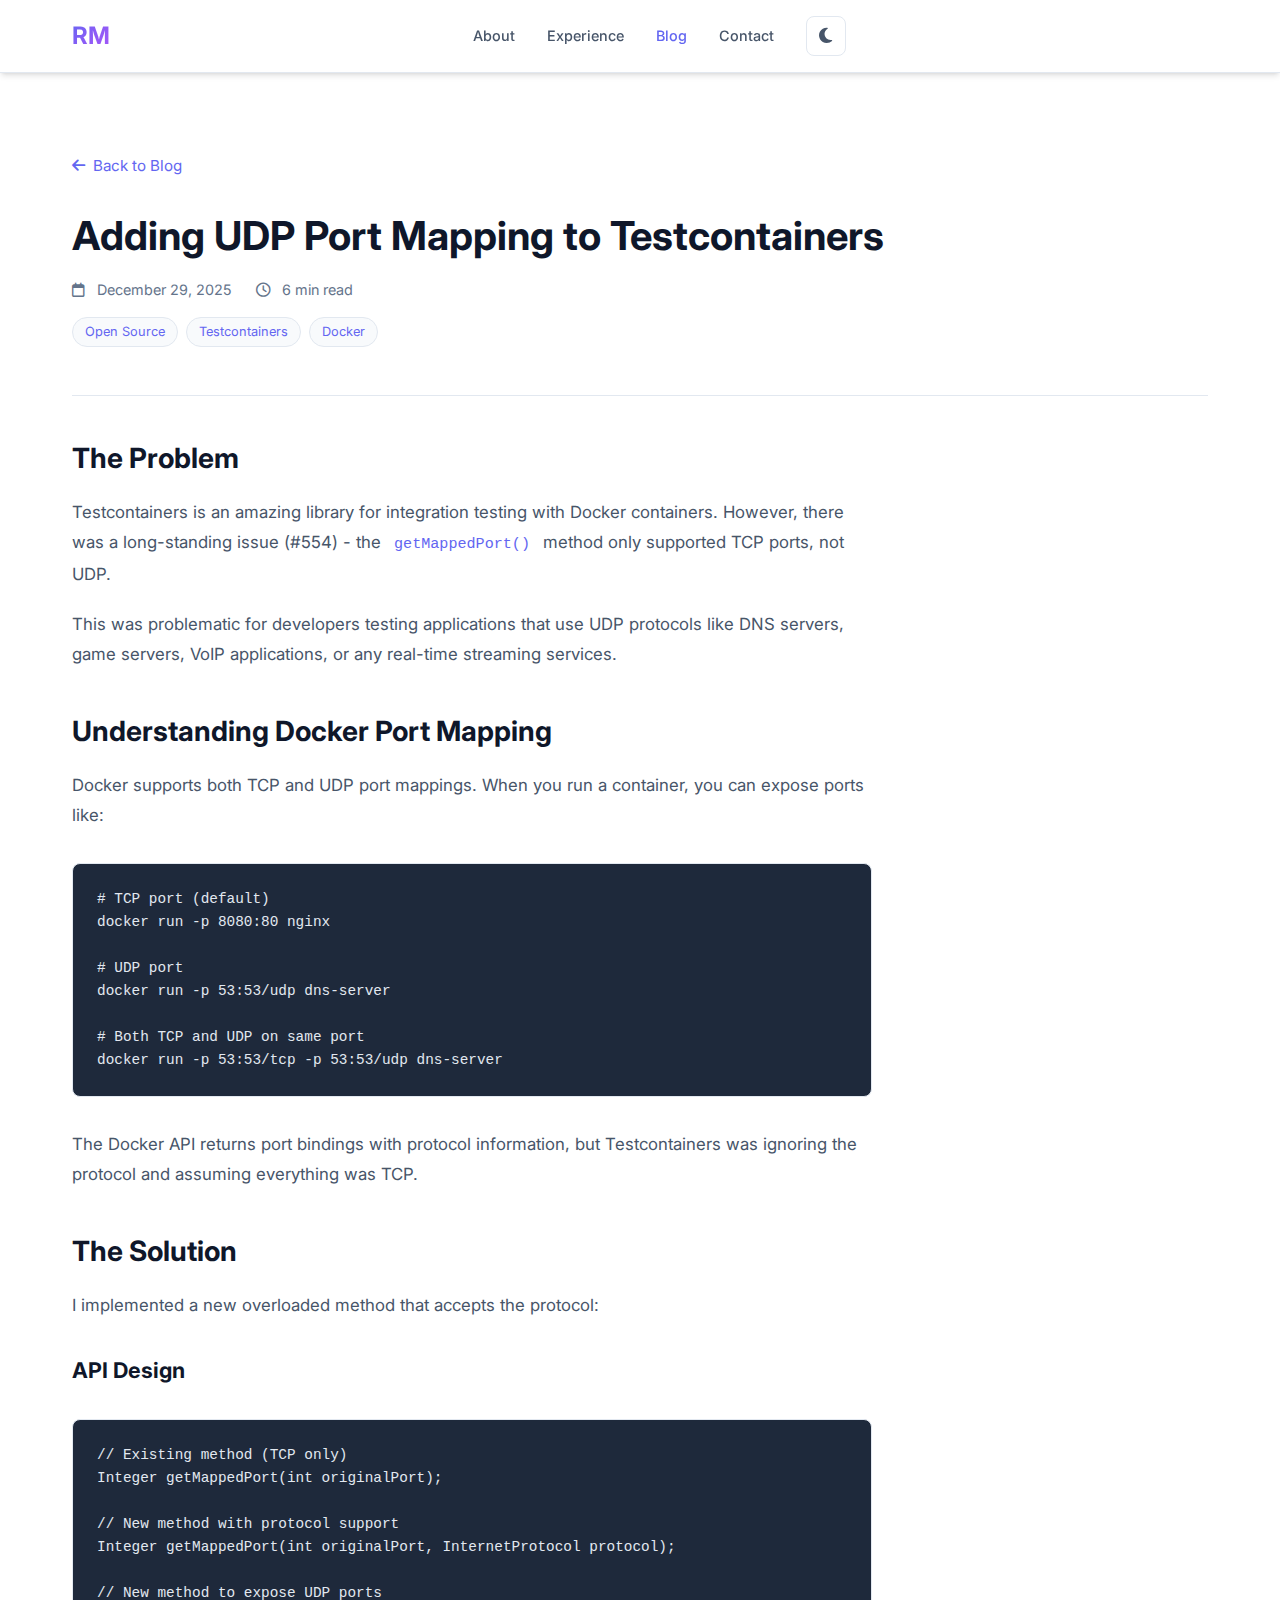
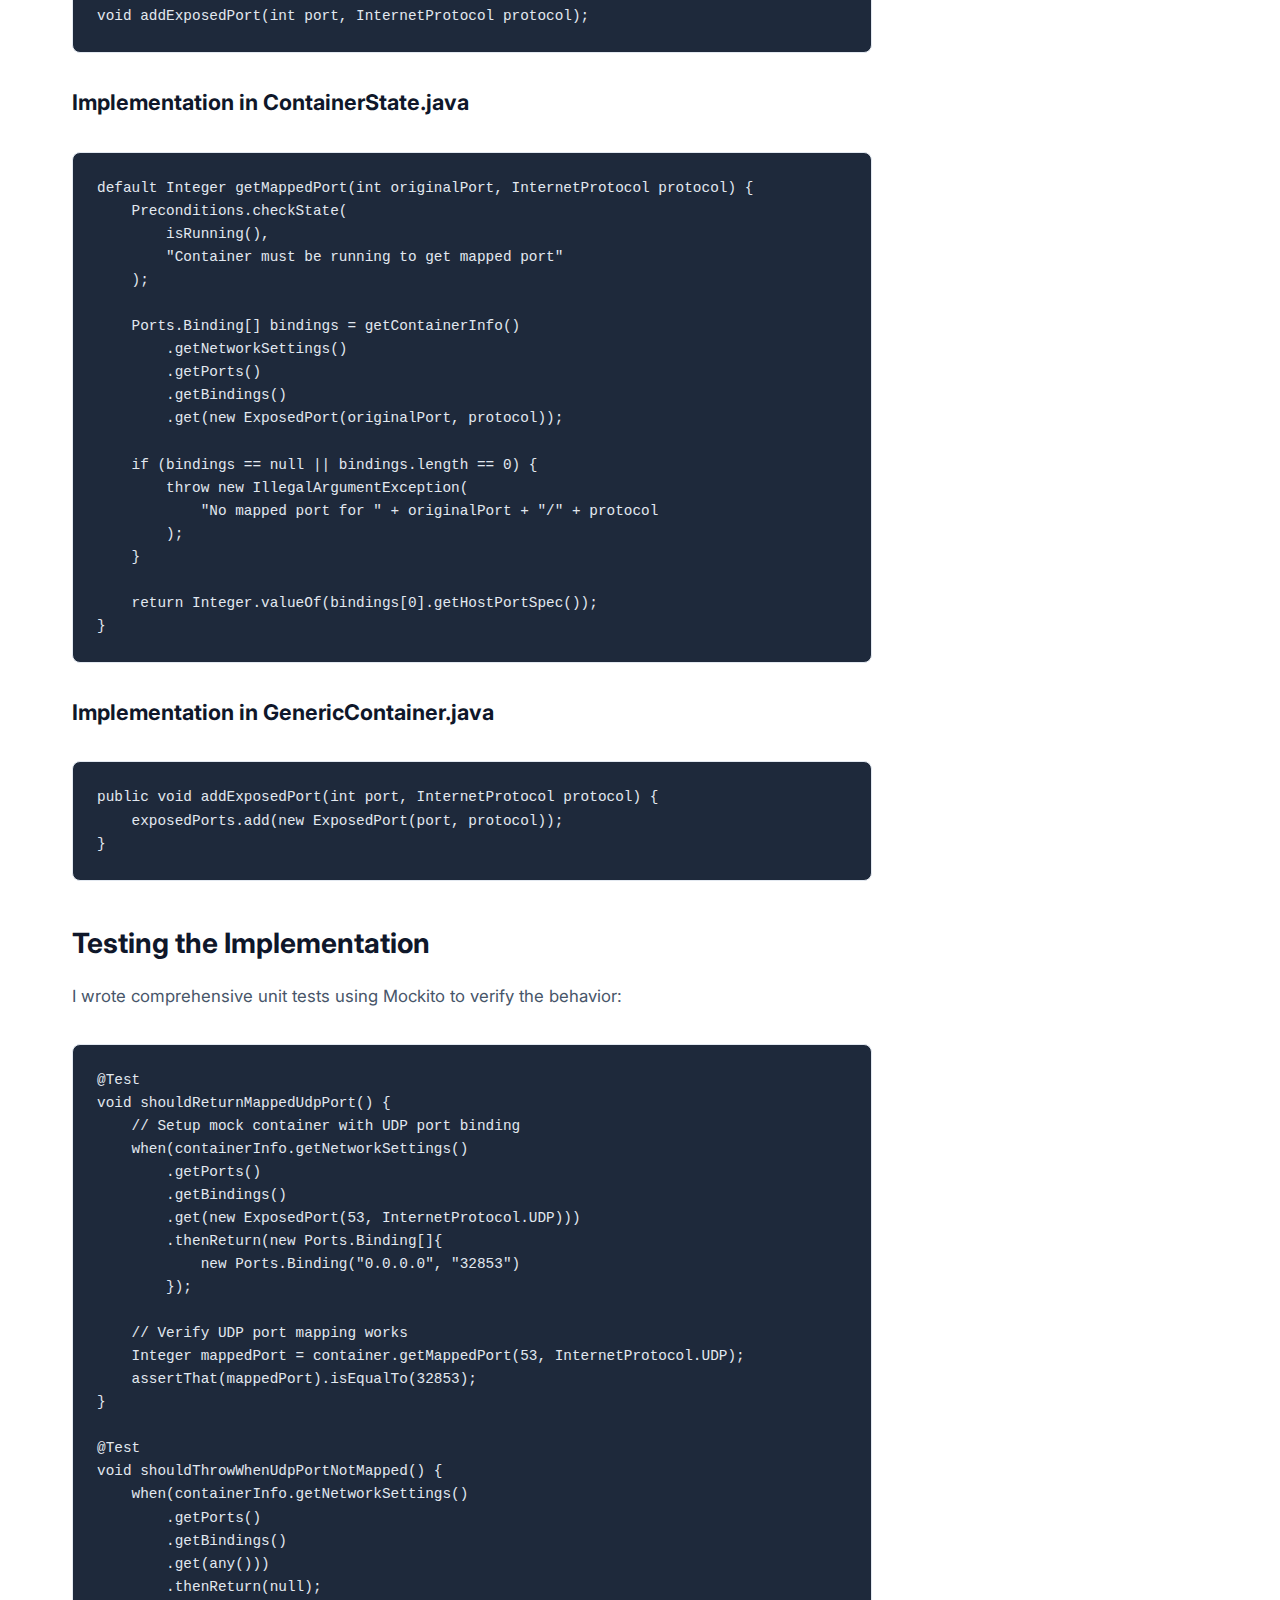
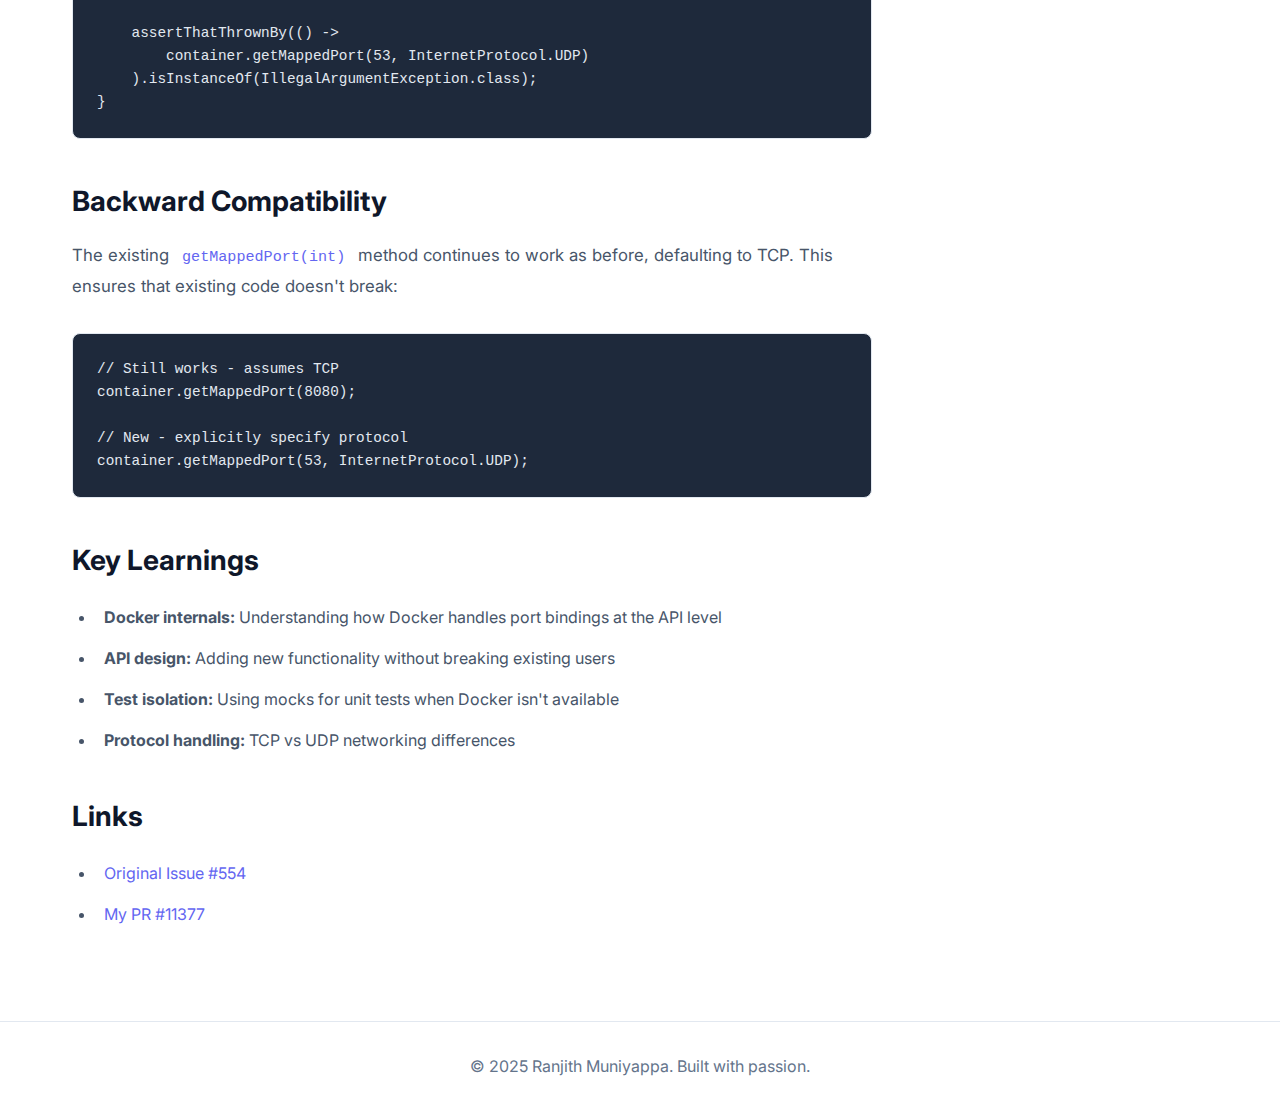
<file: blog/testcontainers-udp-support.html>
<\!DOCTYPE html>
<html lang="en">
<head>
    <meta charset="UTF-8">
    <meta name="viewport" content="width=device-width, initial-scale=1.0">
    <title>Adding UDP Port Mapping to Testcontainers | Ranjith Muniyappa</title>
    <link rel="preconnect" href="https://fonts.googleapis.com">
    <link rel="preconnect" href="https://fonts.gstatic.com" crossorigin>
    <link href="https://fonts.googleapis.com/css2?family=Inter:wght@300;400;500;600;700&display=swap" rel="stylesheet">
    <link rel="stylesheet" href="https://cdnjs.cloudflare.com/ajax/libs/font-awesome/6.5.1/css/all.min.css">
    <link rel="icon" type="image/svg+xml" href="../favicon.svg">
    <link rel="stylesheet" href="../styles.css">
</head>
<body>
    <nav class="navbar">
        <div class="nav-container">
            <a href="../index.html" class="nav-logo">RM</a>
            <ul class="nav-menu">
                <li><a href="../index.html#about">About</a></li>
                <li><a href="../index.html#experience">Experience</a></li>
                <li><a href="../blogs.html" class="active">Blog</a></li>
                <li><a href="../index.html#contact">Contact</a></li>
                <li>
                    <button class="theme-toggle" aria-label="Toggle theme">
                        <i class="fas fa-moon"></i>
                        <i class="fas fa-sun"></i>
                    </button>
                </li>
            </ul>
            <div class="nav-actions">
                <button class="theme-toggle mobile-theme" aria-label="Toggle theme">
                    <i class="fas fa-moon"></i>
                    <i class="fas fa-sun"></i>
                </button>
                <button class="nav-toggle" aria-label="Toggle menu">
                    <span></span><span></span><span></span>
                </button>
            </div>
        </div>
    </nav>

    <article class="blog-post">
        <div class="container">
            <a href="../blogs.html" class="back-link"><i class="fas fa-arrow-left"></i> Back to Blog</a>
            
            <header class="post-header">
                <h1>Adding UDP Port Mapping to Testcontainers</h1>
                <div class="post-meta">
                    <span><i class="far fa-calendar"></i> December 29, 2025</span>
                    <span><i class="far fa-clock"></i> 6 min read</span>
                </div>
                <div class="blog-tags">
                    <span class="blog-tag">Open Source</span>
                    <span class="blog-tag">Testcontainers</span>
                    <span class="blog-tag">Docker</span>
                </div>
            </header>

            <div class="post-content">
                <h2>The Problem</h2>
                <p>
                    Testcontainers is an amazing library for integration testing with Docker containers. However, there was 
                    a long-standing issue (#554) - the <code>getMappedPort()</code> method only supported TCP ports, not UDP.
                </p>
                <p>
                    This was problematic for developers testing applications that use UDP protocols like DNS servers, 
                    game servers, VoIP applications, or any real-time streaming services.
                </p>

                <h2>Understanding Docker Port Mapping</h2>
                <p>
                    Docker supports both TCP and UDP port mappings. When you run a container, you can expose ports like:
                </p>
                <pre><code># TCP port (default)
docker run -p 8080:80 nginx

# UDP port
docker run -p 53:53/udp dns-server

# Both TCP and UDP on same port
docker run -p 53:53/tcp -p 53:53/udp dns-server</code></pre>
                <p>
                    The Docker API returns port bindings with protocol information, but Testcontainers was ignoring the 
                    protocol and assuming everything was TCP.
                </p>

                <h2>The Solution</h2>
                <p>I implemented a new overloaded method that accepts the protocol:</p>

                <h3>API Design</h3>
                <pre><code>// Existing method (TCP only)
Integer getMappedPort(int originalPort);

// New method with protocol support
Integer getMappedPort(int originalPort, InternetProtocol protocol);

// New method to expose UDP ports
void addExposedPort(int port, InternetProtocol protocol);</code></pre>

                <h3>Implementation in ContainerState.java</h3>
                <pre><code>default Integer getMappedPort(int originalPort, InternetProtocol protocol) {
    Preconditions.checkState(
        isRunning(), 
        "Container must be running to get mapped port"
    );
    
    Ports.Binding[] bindings = getContainerInfo()
        .getNetworkSettings()
        .getPorts()
        .getBindings()
        .get(new ExposedPort(originalPort, protocol));
    
    if (bindings == null || bindings.length == 0) {
        throw new IllegalArgumentException(
            "No mapped port for " + originalPort + "/" + protocol
        );
    }
    
    return Integer.valueOf(bindings[0].getHostPortSpec());
}</code></pre>

                <h3>Implementation in GenericContainer.java</h3>
                <pre><code>public void addExposedPort(int port, InternetProtocol protocol) {
    exposedPorts.add(new ExposedPort(port, protocol));
}</code></pre>

                <h2>Testing the Implementation</h2>
                <p>I wrote comprehensive unit tests using Mockito to verify the behavior:</p>
                <pre><code>@Test
void shouldReturnMappedUdpPort() {
    // Setup mock container with UDP port binding
    when(containerInfo.getNetworkSettings()
        .getPorts()
        .getBindings()
        .get(new ExposedPort(53, InternetProtocol.UDP)))
        .thenReturn(new Ports.Binding[]{
            new Ports.Binding("0.0.0.0", "32853")
        });
    
    // Verify UDP port mapping works
    Integer mappedPort = container.getMappedPort(53, InternetProtocol.UDP);
    assertThat(mappedPort).isEqualTo(32853);
}

@Test
void shouldThrowWhenUdpPortNotMapped() {
    when(containerInfo.getNetworkSettings()
        .getPorts()
        .getBindings()
        .get(any()))
        .thenReturn(null);
    
    assertThatThrownBy(() -> 
        container.getMappedPort(53, InternetProtocol.UDP)
    ).isInstanceOf(IllegalArgumentException.class);
}</code></pre>

                <h2>Backward Compatibility</h2>
                <p>
                    The existing <code>getMappedPort(int)</code> method continues to work as before, defaulting to TCP. 
                    This ensures that existing code doesn't break:
                </p>
                <pre><code>// Still works - assumes TCP
container.getMappedPort(8080);

// New - explicitly specify protocol
container.getMappedPort(53, InternetProtocol.UDP);</code></pre>

                <h2>Key Learnings</h2>
                <ul>
                    <li><strong>Docker internals:</strong> Understanding how Docker handles port bindings at the API level</li>
                    <li><strong>API design:</strong> Adding new functionality without breaking existing users</li>
                    <li><strong>Test isolation:</strong> Using mocks for unit tests when Docker isn't available</li>
                    <li><strong>Protocol handling:</strong> TCP vs UDP networking differences</li>
                </ul>

                <h2>Links</h2>
                <ul>
                    <li><a href="https://github.com/testcontainers/testcontainers-java/issues/554" target="_blank">Original Issue #554</a></li>
                    <li><a href="https://github.com/testcontainers/testcontainers-java/pull/11377" target="_blank">My PR #11377</a></li>
                </ul>
            </div>
        </div>
    </article>

    <footer class="footer">
        <div class="container">
            <p>&copy; 2025 Ranjith Muniyappa. Built with passion.</p>
        </div>
    </footer>

    <script>
    function initTheme() {
        const savedTheme = localStorage.getItem('theme') || 'light';
        document.documentElement.setAttribute('data-theme', savedTheme);
    }
    function toggleTheme() {
        const currentTheme = document.documentElement.getAttribute('data-theme');
        const newTheme = currentTheme === 'dark' ? 'light' : 'dark';
        document.documentElement.setAttribute('data-theme', newTheme);
        localStorage.setItem('theme', newTheme);
    }
    initTheme();
    document.querySelector('.nav-toggle').addEventListener('click', () => {
        document.querySelector('.nav-menu').classList.toggle('active');
    });
    document.querySelectorAll('.theme-toggle').forEach(btn => {
        btn.addEventListener('click', toggleTheme);
    });
    </script>
</body>
</html>
</file>
<file: styles.css>
:root {
    /* Light Theme (Default) */
    --primary: #6366f1;
    --primary-dark: #4f46e5;
    --secondary: #10b981;
    --bg-dark: #ffffff;
    --bg-darker: #f8fafc;
    --bg-card: #ffffff;
    --bg-card-hover: #f1f5f9;
    --text-primary: #0f172a;
    --text-secondary: #475569;
    --text-muted: #64748b;
    --border: #e2e8f0;
    --gradient: linear-gradient(135deg, #6366f1 0%, #8b5cf6 50%, #a855f7 100%);
    --shadow: 0 4px 6px -1px rgba(0, 0, 0, 0.1), 0 2px 4px -2px rgba(0, 0, 0, 0.1);
    --code-bg: #1e293b;
}

[data-theme="dark"] {
    --bg-dark: #0f172a;
    --bg-darker: #020617;
    --bg-card: #1e293b;
    --bg-card-hover: #334155;
    --text-primary: #f8fafc;
    --text-secondary: #94a3b8;
    --text-muted: #64748b;
    --border: #334155;
    --shadow: 0 4px 6px -1px rgba(0, 0, 0, 0.3), 0 2px 4px -2px rgba(0, 0, 0, 0.2);
    --code-bg: #020617;
}

* { margin: 0; padding: 0; box-sizing: border-box; }

html { scroll-behavior: smooth; }

body {
    font-family: 'Inter', -apple-system, BlinkMacSystemFont, sans-serif;
    background: var(--bg-dark);
    color: var(--text-primary);
    line-height: 1.6;
    transition: background 0.3s, color 0.3s;
}

.container { max-width: 1200px; margin: 0 auto; padding: 0 2rem; }

/* Navbar */
.navbar {
    position: fixed;
    top: 0;
    left: 0;
    right: 0;
    z-index: 1000;
    background: var(--bg-dark);
    backdrop-filter: blur(10px);
    border-bottom: 1px solid var(--border);
    box-shadow: var(--shadow);
    transition: background 0.3s, border-color 0.3s;
}

.nav-container {
    max-width: 1200px;
    margin: 0 auto;
    padding: 1rem 2rem;
    display: flex;
    justify-content: space-between;
    align-items: center;
}

.nav-logo {
    font-size: 1.5rem;
    font-weight: 700;
    background: var(--gradient);
    -webkit-background-clip: text;
    -webkit-text-fill-color: transparent;
    background-clip: text;
    text-decoration: none;
}

.nav-menu {
    display: flex;
    list-style: none;
    gap: 2rem;
    align-items: center;
}

.nav-menu a {
    color: var(--text-secondary);
    text-decoration: none;
    font-size: 0.9rem;
    font-weight: 500;
    transition: color 0.3s;
}

.nav-menu a:hover { color: var(--text-primary); }

/* Theme Toggle */
.theme-toggle {
    background: var(--bg-card);
    border: 1px solid var(--border);
    border-radius: 8px;
    padding: 0.5rem;
    cursor: pointer;
    display: flex;
    align-items: center;
    justify-content: center;
    width: 40px;
    height: 40px;
    font-size: 1.1rem;
    transition: all 0.3s;
    color: var(--text-secondary);
}

.theme-toggle:hover {
    border-color: var(--primary);
    color: var(--primary);
}

.theme-toggle .fa-sun { display: none; }
.theme-toggle .fa-moon { display: block; }

[data-theme="dark"] .theme-toggle .fa-sun { display: block; }
[data-theme="dark"] .theme-toggle .fa-moon { display: none; }

.nav-toggle {
    display: none;
    flex-direction: column;
    gap: 5px;
    background: none;
    border: none;
    cursor: pointer;
}

.nav-toggle span {
    width: 25px;
    height: 2px;
    background: var(--text-primary);
    transition: 0.3s;
}

/* Hero */
.hero {
    min-height: 100vh;
    display: flex;
    align-items: center;
    justify-content: space-between;
    padding: 6rem 2rem 4rem;
    max-width: 1200px;
    margin: 0 auto;
    gap: 4rem;
}

.hero-content { flex: 1; }

.hero-greeting {
    color: var(--primary);
    font-size: 1.1rem;
    font-weight: 500;
    margin-bottom: 0.5rem;
}

.hero-name {
    font-size: clamp(2.5rem, 6vw, 4rem);
    font-weight: 700;
    background: var(--gradient);
    -webkit-background-clip: text;
    -webkit-text-fill-color: transparent;
    background-clip: text;
    margin-bottom: 0.5rem;
}

.hero-title {
    font-size: clamp(1.5rem, 3vw, 2rem);
    color: var(--text-secondary);
    font-weight: 400;
    margin-bottom: 1.5rem;
}

.hero-description {
    color: var(--text-muted);
    font-size: 1.1rem;
    max-width: 500px;
    margin-bottom: 2rem;
}

.hero-cta { display: flex; gap: 1rem; margin-bottom: 2rem; flex-wrap: wrap; }

.btn {
    padding: 0.875rem 1.75rem;
    border-radius: 8px;
    font-weight: 600;
    text-decoration: none;
    transition: all 0.3s;
    font-size: 0.95rem;
}

.btn-primary {
    background: var(--gradient);
    color: white;
}

.btn-primary:hover { transform: translateY(-2px); box-shadow: 0 10px 30px rgba(99, 102, 241, 0.3); }

.btn-secondary {
    background: transparent;
    color: var(--text-primary);
    border: 1px solid var(--border);
}

.btn-secondary:hover { background: var(--bg-card); border-color: var(--primary); }

.hero-socials { display: flex; gap: 1rem; }

.hero-socials a {
    width: 44px;
    height: 44px;
    display: flex;
    align-items: center;
    justify-content: center;
    background: var(--bg-card);
    border: 1px solid var(--border);
    border-radius: 8px;
    color: var(--text-secondary);
    font-size: 1.2rem;
    transition: all 0.3s;
}

.hero-socials a:hover { background: var(--primary); color: white; transform: translateY(-3px); border-color: var(--primary); }

.hero-visual { flex: 1; display: flex; justify-content: center; }

.code-block {
    background: var(--code-bg);
    border-radius: 12px;
    border: 1px solid var(--border);
    overflow: hidden;
    max-width: 400px;
    width: 100%;
    box-shadow: var(--shadow);
}

.code-header {
    padding: 0.75rem 1rem;
    background: #334155;
    display: flex;
    gap: 0.5rem;
}

.dot { width: 12px; height: 12px; border-radius: 50%; }
.dot.red { background: #ef4444; }
.dot.yellow { background: #eab308; }
.dot.green { background: #22c55e; }

.code-block pre {
    padding: 1.5rem;
    font-family: 'Fira Code', monospace;
    font-size: 0.85rem;
    line-height: 1.8;
    overflow-x: auto;
}

.code-block code { color: #94a3b8; }
.code-block .keyword { color: #c792ea; }
.code-block .class { color: #82aaff; }
.code-block .string { color: #c3e88d; }
.code-block .method { color: #82aaff; }
.code-block .comment { color: #64748b; font-style: italic; }

/* Sections */
.section { padding: 5rem 0; }
.section-alt { background: var(--bg-darker); }

.section-title {
    font-size: 2.5rem;
    font-weight: 700;
    text-align: center;
    margin-bottom: 1rem;
}

.section-subtitle {
    text-align: center;
    color: var(--text-muted);
    margin-bottom: 3rem;
}

/* About */
.about-content {
    display: grid;
    grid-template-columns: 2fr 1fr;
    gap: 3rem;
    align-items: start;
}

.about-text p { color: var(--text-secondary); margin-bottom: 1rem; font-size: 1.05rem; }
.about-text strong { color: var(--primary); }

.about-stats {
    display: flex;
    flex-direction: column;
    gap: 1.5rem;
}

.stat {
    background: var(--bg-card);
    padding: 1.5rem;
    border-radius: 12px;
    text-align: center;
    border: 1px solid var(--border);
    box-shadow: var(--shadow);
    transition: all 0.3s;
}

.stat-number {
    display: block;
    font-size: 2.5rem;
    font-weight: 700;
    background: var(--gradient);
    -webkit-background-clip: text;
    -webkit-text-fill-color: transparent;
    background-clip: text;
}

.stat-label { color: var(--text-muted); font-size: 0.9rem; }

/* Timeline */
.timeline { position: relative; padding-left: 2rem; }
.timeline::before {
    content: '';
    position: absolute;
    left: 0;
    top: 0;
    bottom: 0;
    width: 2px;
    background: var(--gradient);
}

.timeline-item {
    position: relative;
    margin-bottom: 2.5rem;
    padding-left: 2rem;
}

.timeline-item::before {
    content: '';
    position: absolute;
    left: -2.35rem;
    top: 0.5rem;
    width: 14px;
    height: 14px;
    border-radius: 50%;
    background: var(--primary);
    border: 3px solid var(--bg-dark);
}

.timeline-header { display: flex; justify-content: space-between; align-items: flex-start; flex-wrap: wrap; gap: 0.5rem; margin-bottom: 0.5rem; }
.timeline-company { font-size: 1.3rem; font-weight: 600; color: var(--text-primary); }
.timeline-type { font-size: 0.8rem; color: var(--secondary); background: rgba(16, 185, 129, 0.1); padding: 0.25rem 0.75rem; border-radius: 20px; }
.timeline-role { font-size: 1rem; color: var(--primary); margin-bottom: 0.25rem; }
.timeline-date { font-size: 0.9rem; color: var(--text-muted); margin-bottom: 0.75rem; }
.timeline-stack { font-size: 0.85rem; color: var(--text-muted); margin-bottom: 0.75rem; font-style: italic; }
.timeline-highlights { list-style: none; }
.timeline-highlights li {
    color: var(--text-secondary);
    font-size: 0.95rem;
    margin-bottom: 0.5rem;
    padding-left: 1.25rem;
    position: relative;
}
.timeline-highlights li::before { content: '▹'; position: absolute; left: 0; color: var(--primary); }

/* OSS Grid */
.oss-grid { display: grid; grid-template-columns: repeat(auto-fit, minmax(350px, 1fr)); gap: 1.5rem; }

.oss-card {
    background: var(--bg-card);
    border-radius: 12px;
    padding: 1.5rem;
    border: 1px solid var(--border);
    box-shadow: var(--shadow);
    transition: all 0.3s;
}

.oss-card:hover { border-color: var(--primary); transform: translateY(-5px); }

.oss-header { display: flex; align-items: center; gap: 1rem; margin-bottom: 1rem; }
.oss-icon { width: 48px; height: 48px; border-radius: 10px; display: flex; align-items: center; justify-content: center; font-size: 1.5rem; }
.oss-icon.spring { background: linear-gradient(135deg, #6db33f, #5fa134); }
.oss-icon.testcontainers { background: linear-gradient(135deg, #00b8d4, #0097a7); }
.oss-icon.kafka { background: linear-gradient(135deg, #231f20, #444); color: white; }
.oss-name { font-size: 1.2rem; font-weight: 600; }
.oss-desc { color: var(--text-muted); font-size: 0.9rem; margin-bottom: 1rem; }

.oss-prs { display: flex; flex-direction: column; gap: 0.5rem; }
.oss-pr {
    display: flex;
    align-items: center;
    gap: 0.75rem;
    padding: 0.5rem;
    background: var(--bg-darker);
    border-radius: 6px;
    text-decoration: none;
    transition: background 0.3s;
    border: 1px solid var(--border);
}
.oss-pr:hover { background: var(--bg-card-hover); }
.oss-pr-icon { color: var(--secondary); }
.oss-pr-title { color: var(--text-secondary); font-size: 0.85rem; flex: 1; }
.oss-pr-number { color: var(--text-muted); font-size: 0.8rem; }

/* Skills */
.skills-container { display: grid; grid-template-columns: repeat(auto-fit, minmax(280px, 1fr)); gap: 2rem; }

.skill-category h3 {
    font-size: 1.1rem;
    color: var(--primary);
    margin-bottom: 1rem;
    display: flex;
    align-items: center;
    gap: 0.5rem;
}

.skill-tags { display: flex; flex-wrap: wrap; gap: 0.5rem; }

.skill-tag {
    background: var(--bg-card);
    color: var(--text-secondary);
    padding: 0.5rem 1rem;
    border-radius: 6px;
    font-size: 0.9rem;
    border: 1px solid var(--border);
    transition: all 0.3s;
}

.skill-tag:hover { border-color: var(--primary); color: var(--text-primary); }

/* Education */
.education-card {
    display: flex;
    align-items: center;
    gap: 2rem;
    background: var(--bg-card);
    padding: 2rem;
    border-radius: 12px;
    border: 1px solid var(--border);
    box-shadow: var(--shadow);
    max-width: 600px;
    margin: 0 auto;
}

.education-icon {
    width: 80px;
    height: 80px;
    background: var(--gradient);
    border-radius: 50%;
    display: flex;
    align-items: center;
    justify-content: center;
    font-size: 2rem;
    color: white;
    flex-shrink: 0;
}

.education-content h3 { font-size: 1.25rem; margin-bottom: 0.25rem; }
.education-school { color: var(--text-secondary); margin-bottom: 0.5rem; }
.education-details { display: flex; gap: 1.5rem; color: var(--text-muted); font-size: 0.9rem; }
.education-gpa { color: var(--secondary); }

/* Contact */
.contact-grid {
    display: grid;
    grid-template-columns: repeat(auto-fit, minmax(200px, 1fr));
    gap: 1rem;
    max-width: 800px;
    margin: 0 auto;
}

.contact-card {
    display: flex;
    flex-direction: column;
    align-items: center;
    gap: 0.75rem;
    padding: 1.5rem;
    background: var(--bg-card);
    border-radius: 12px;
    border: 1px solid var(--border);
    box-shadow: var(--shadow);
    text-decoration: none;
    color: var(--text-secondary);
    transition: all 0.3s;
}

.contact-card:hover { border-color: var(--primary); transform: translateY(-5px); color: var(--text-primary); }
.contact-card i { font-size: 1.5rem; color: var(--primary); }

/* Footer */
.footer {
    padding: 2rem;
    text-align: center;
    border-top: 1px solid var(--border);
    color: var(--text-muted);
}

/* Responsive */
@media (max-width: 768px) {
    .nav-menu { display: none; position: absolute; top: 100%; left: 0; right: 0; background: var(--bg-dark); flex-direction: column; padding: 1rem; gap: 1rem; border-bottom: 1px solid var(--border); }
    .nav-menu.active { display: flex; }
    .nav-toggle { display: flex; }
    .hero { flex-direction: column; text-align: center; padding-top: 8rem; }
    .hero-description { margin: 0 auto 2rem; }
    .hero-cta { justify-content: center; }
    .hero-socials { justify-content: center; }
    .hero-visual { order: -1; }
    .about-content { grid-template-columns: 1fr; }
    .about-stats { flex-direction: row; flex-wrap: wrap; justify-content: center; }
    .stat { flex: 1; min-width: 120px; }
    .education-card { flex-direction: column; text-align: center; }
    .education-details { flex-direction: column; gap: 0.5rem; }
    .oss-grid { grid-template-columns: 1fr; }
}

/* Nav Actions for Mobile */
.nav-actions {
    display: flex;
    align-items: center;
    gap: 0.75rem;
}

.mobile-theme {
    display: none;
}

@media (max-width: 768px) {
    .mobile-theme {
        display: flex;
    }
    
    .nav-menu .theme-toggle {
        display: none;
    }
}

/* Blog Styles */
.blog-hero {
    padding: 8rem 0 3rem;
    text-align: center;
    background: var(--bg-darker);
}

.blog-grid {
    display: grid;
    grid-template-columns: repeat(auto-fit, minmax(350px, 1fr));
    gap: 2rem;
}

.blog-card {
    background: var(--bg-card);
    border-radius: 12px;
    border: 1px solid var(--border);
    overflow: hidden;
    transition: all 0.3s;
    box-shadow: var(--shadow);
}

.blog-card:hover {
    border-color: var(--primary);
    transform: translateY(-5px);
}

.blog-card-content {
    padding: 1.5rem;
}

.blog-meta {
    display: flex;
    gap: 1rem;
    margin-bottom: 0.75rem;
}

.blog-date {
    color: var(--text-muted);
    font-size: 0.85rem;
}

.blog-date i {
    margin-right: 0.5rem;
}

.blog-title {
    font-size: 1.25rem;
    font-weight: 600;
    margin-bottom: 0.75rem;
    color: var(--text-primary);
    line-height: 1.4;
}

.blog-excerpt {
    color: var(--text-secondary);
    font-size: 0.95rem;
    line-height: 1.6;
    margin-bottom: 1rem;
}

.blog-tags {
    display: flex;
    flex-wrap: wrap;
    gap: 0.5rem;
}

.blog-tag {
    background: var(--bg-darker);
    color: var(--primary);
    padding: 0.25rem 0.75rem;
    border-radius: 20px;
    font-size: 0.8rem;
    border: 1px solid var(--border);
}

.nav-menu a.active {
    color: var(--primary);
}

@media (max-width: 768px) {
    .blog-grid {
        grid-template-columns: 1fr;
    }
}

/* Blog Post Page */
.blog-post {
    padding: 8rem 0 4rem;
}

.back-link {
    display: inline-flex;
    align-items: center;
    gap: 0.5rem;
    color: var(--primary);
    text-decoration: none;
    font-size: 0.95rem;
    margin-bottom: 2rem;
    transition: gap 0.3s;
}

.back-link:hover {
    gap: 0.75rem;
}

.post-header {
    margin-bottom: 3rem;
    padding-bottom: 2rem;
    border-bottom: 1px solid var(--border);
}

.post-header h1 {
    font-size: 2.5rem;
    font-weight: 700;
    line-height: 1.3;
    margin-bottom: 1rem;
}

.post-meta {
    display: flex;
    gap: 1.5rem;
    color: var(--text-muted);
    font-size: 0.9rem;
    margin-bottom: 1rem;
}

.post-meta i {
    margin-right: 0.5rem;
}

.post-content {
    max-width: 800px;
}

.post-content h2 {
    font-size: 1.75rem;
    margin: 2.5rem 0 1rem;
    color: var(--text-primary);
}

.post-content h3 {
    font-size: 1.35rem;
    margin: 2rem 0 0.75rem;
    color: var(--text-primary);
}

.post-content p {
    color: var(--text-secondary);
    font-size: 1.05rem;
    line-height: 1.8;
    margin-bottom: 1.25rem;
}

.post-content ul, .post-content ol {
    color: var(--text-secondary);
    margin: 1rem 0 1.5rem 1.5rem;
    line-height: 1.8;
}

.post-content li {
    margin-bottom: 0.5rem;
}

.post-content pre {
    background: var(--code-bg);
    border-radius: 8px;
    padding: 1.25rem;
    overflow-x: auto;
    margin: 1.5rem 0;
    border: 1px solid var(--border);
}

.post-content code {
    font-family: 'Fira Code', 'Consolas', monospace;
    font-size: 0.9rem;
    color: #e2e8f0;
}

.post-content p code {
    background: var(--bg-card);
    padding: 0.2rem 0.5rem;
    border-radius: 4px;
    color: var(--primary);
    font-size: 0.9em;
}

.post-content a {
    color: var(--primary);
    text-decoration: none;
}

.post-content a:hover {
    text-decoration: underline;
}

.post-content table {
    width: 100%;
    border-collapse: collapse;
    margin: 1.5rem 0;
}

.post-content th, .post-content td {
    padding: 0.75rem 1rem;
    text-align: left;
    border: 1px solid var(--border);
}

.post-content th {
    background: var(--bg-card);
    font-weight: 600;
}

.post-content td {
    color: var(--text-secondary);
}

.blog-card-link {
    text-decoration: none;
    color: inherit;
    display: block;
}

.read-more {
    display: inline-flex;
    align-items: center;
    gap: 0.5rem;
    color: var(--primary);
    font-weight: 500;
    font-size: 0.9rem;
    margin-top: 0.5rem;
    transition: gap 0.3s;
}

.read-more:hover {
    gap: 0.75rem;
}

@media (max-width: 768px) {
    .post-header h1 {
        font-size: 1.75rem;
    }
    .post-meta {
        flex-direction: column;
        gap: 0.5rem;
    }
}

/* Improved Blog Post Spacing & Tables */
.post-content h2:first-of-type {
    margin-top: 0;
}

.post-content ul, .post-content ol {
    padding-left: 1.5rem;
    margin: 1.25rem 0 1.75rem;
}

.post-content li {
    margin-bottom: 0.75rem;
    padding-left: 0.5rem;
}

.post-content table {
    width: 100%;
    border-collapse: collapse;
    margin: 2rem 0;
    border: 2px solid var(--border);
    border-radius: 8px;
    overflow: hidden;
}

.post-content th {
    background: var(--bg-card);
    font-weight: 600;
    color: var(--text-primary);
    padding: 1rem 1.25rem;
    text-align: left;
    border: 1px solid var(--border);
    border-bottom: 2px solid var(--primary);
}

.post-content td {
    padding: 1rem 1.25rem;
    color: var(--text-secondary);
    border: 1px solid var(--border);
    background: var(--bg-dark);
}

.post-content tr:hover td {
    background: var(--bg-card);
}

.post-content pre {
    margin: 2rem 0;
    padding: 1.5rem;
}

.post-content p + ul,
.post-content p + ol {
    margin-top: 0.5rem;
}

.post-content h3 + p {
    margin-top: 0.5rem;
}

.post-header {
    margin-bottom: 2.5rem;
}

/* Blog card spacing */
.blog-card-content {
    padding: 2rem;
}

.blog-excerpt {
    margin-bottom: 1.25rem;
}

.blog-tags {
    margin-bottom: 1rem;
}
</file>
